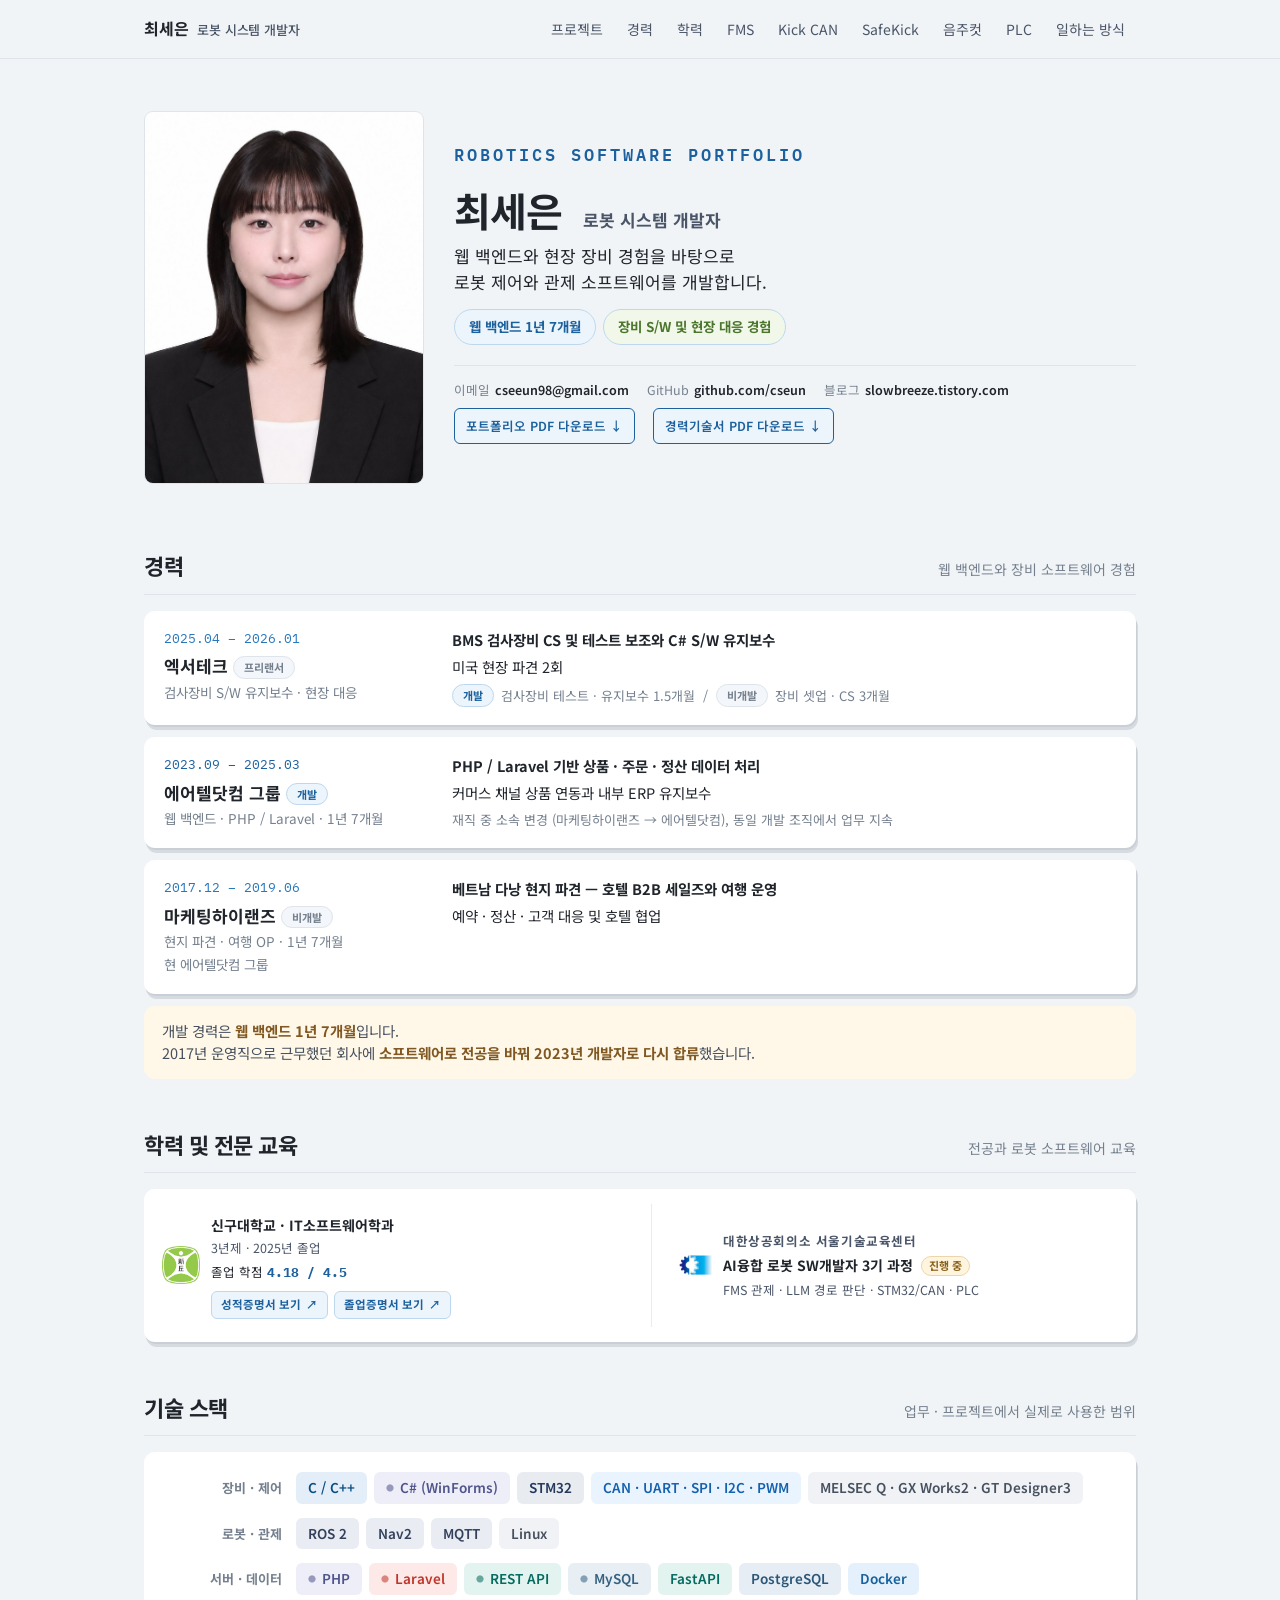
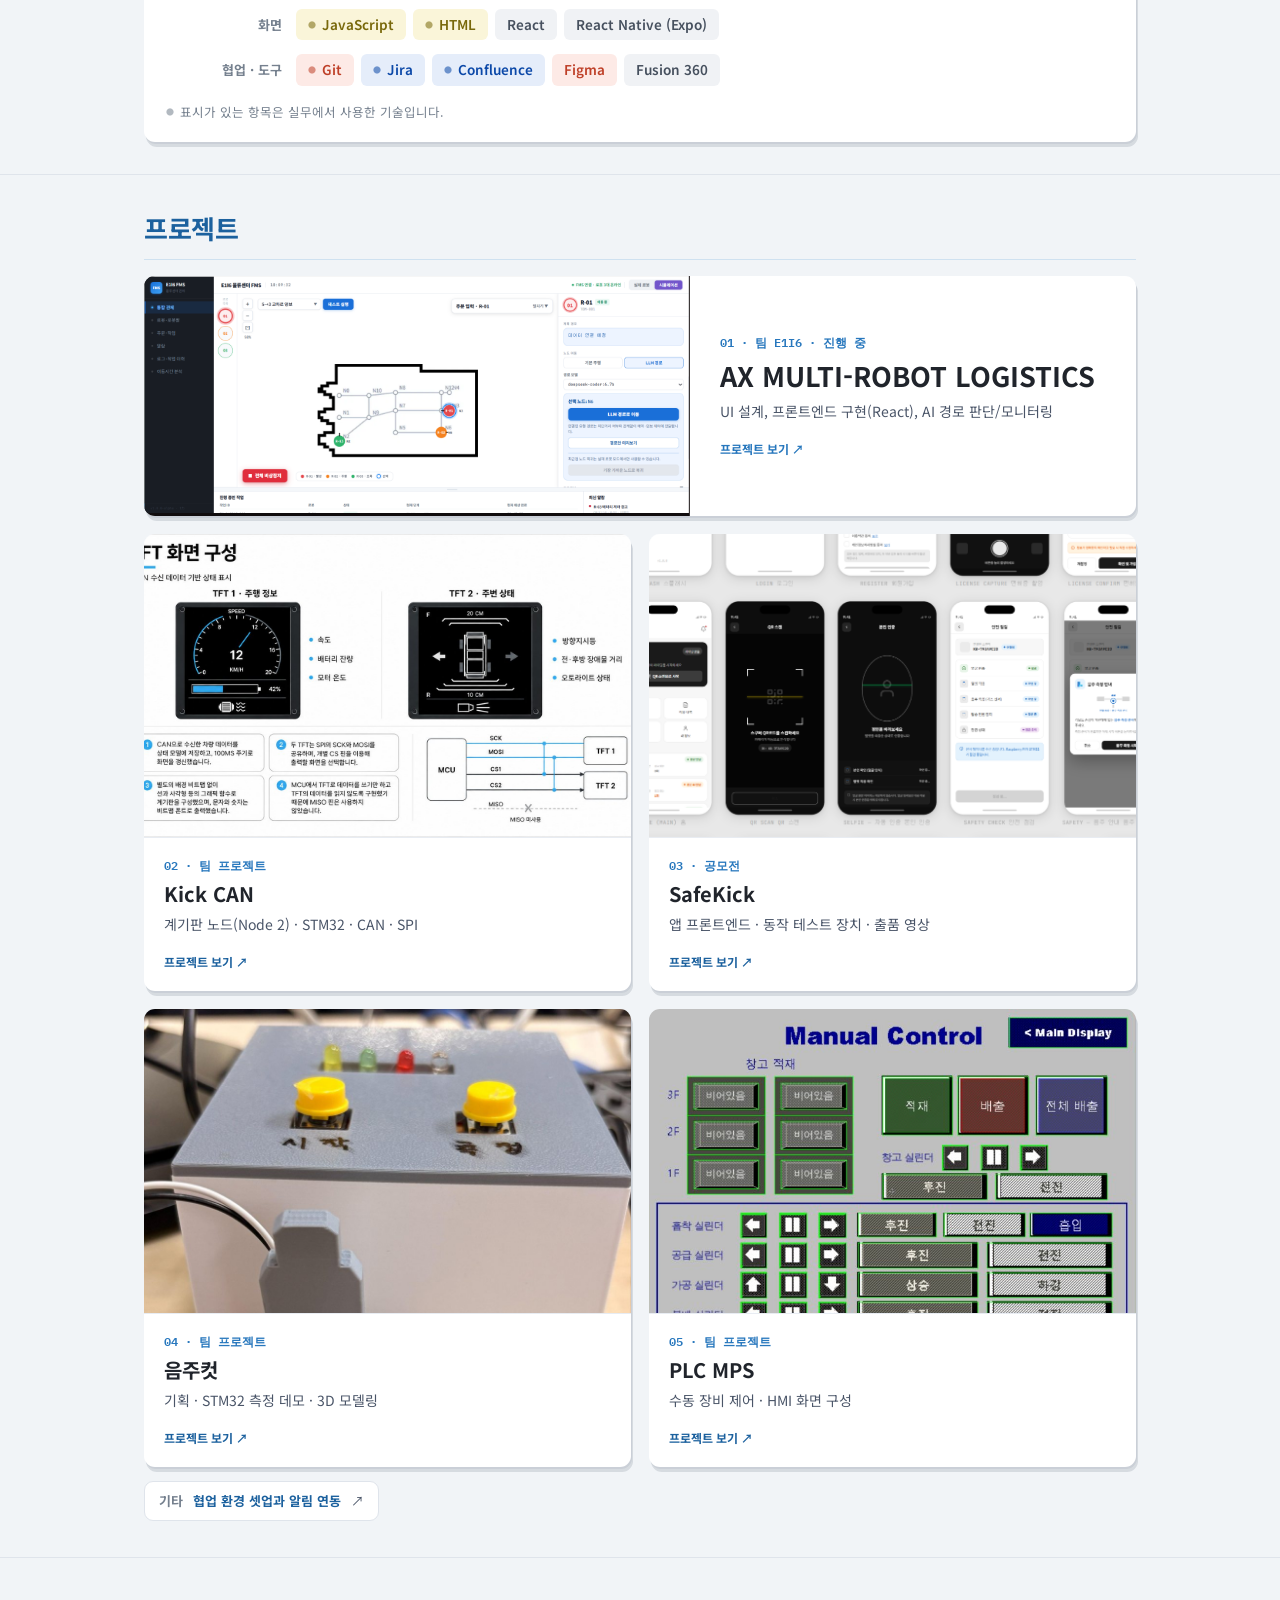
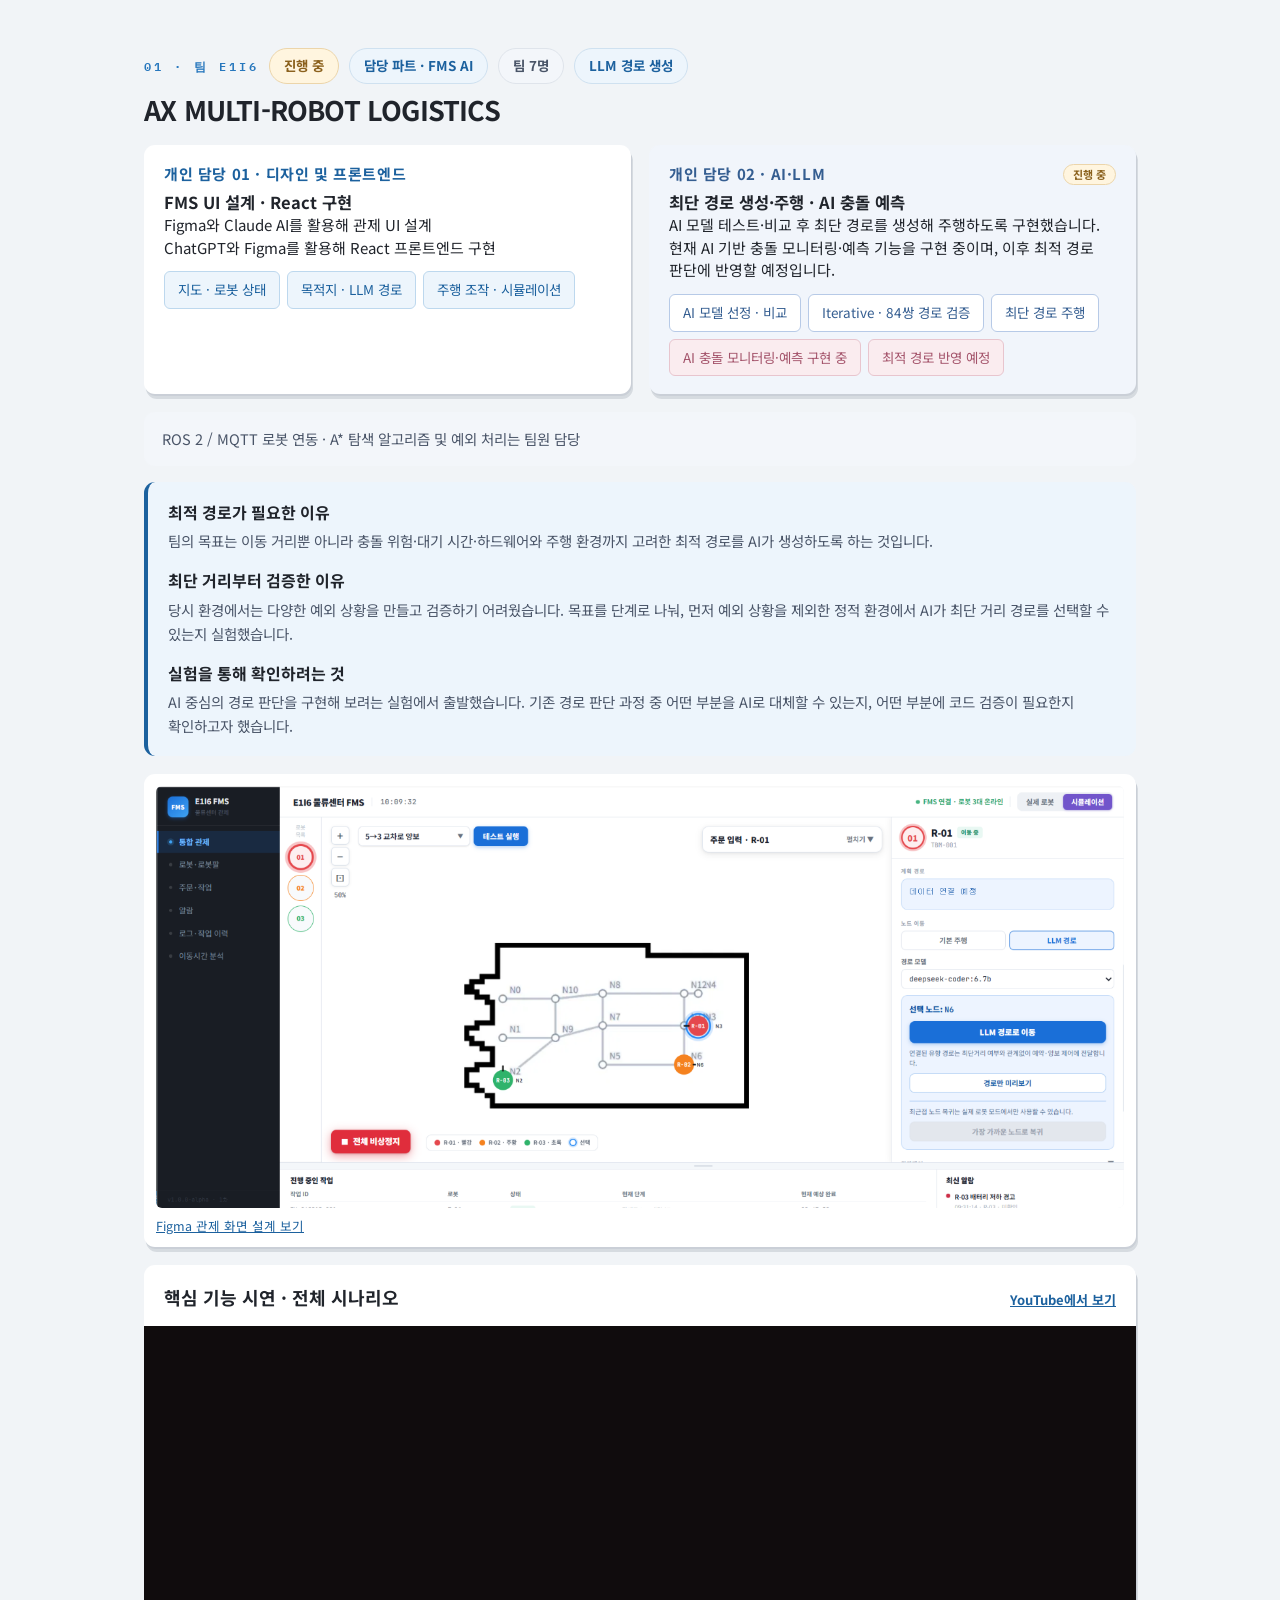
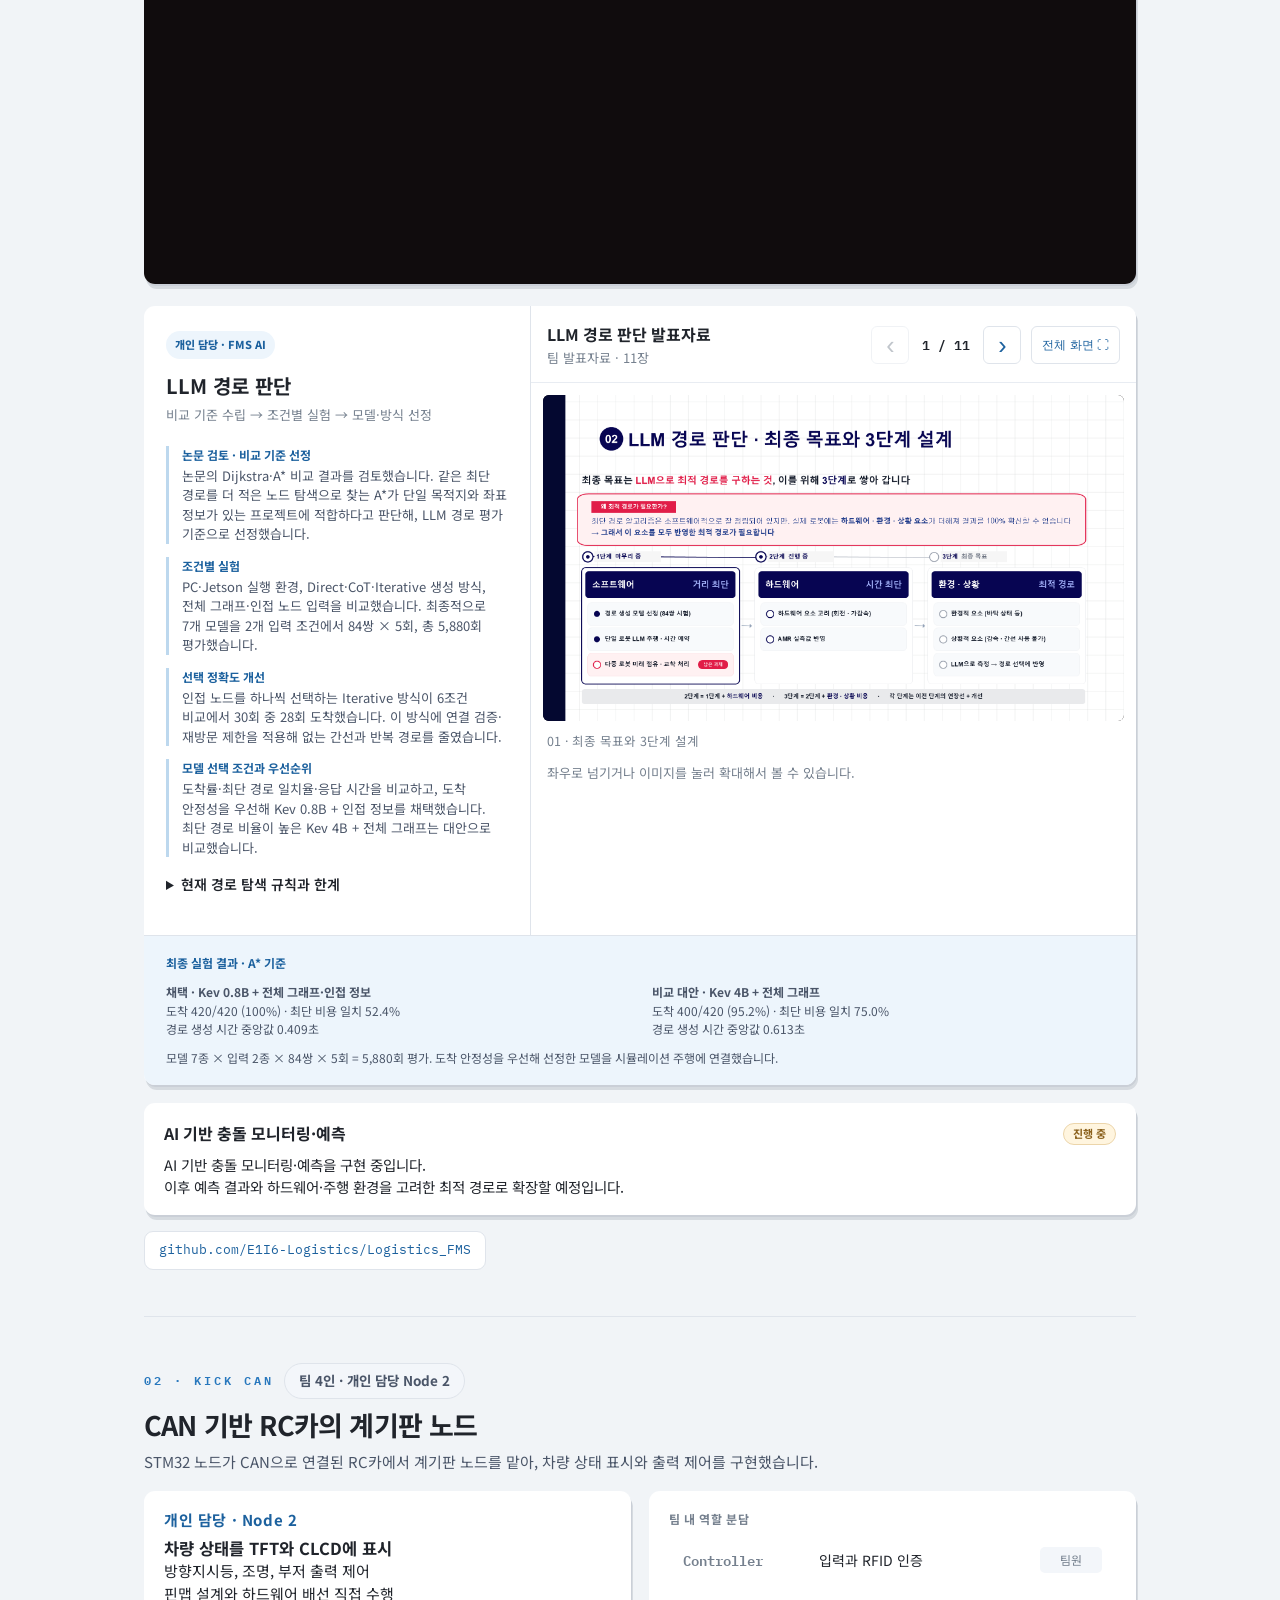
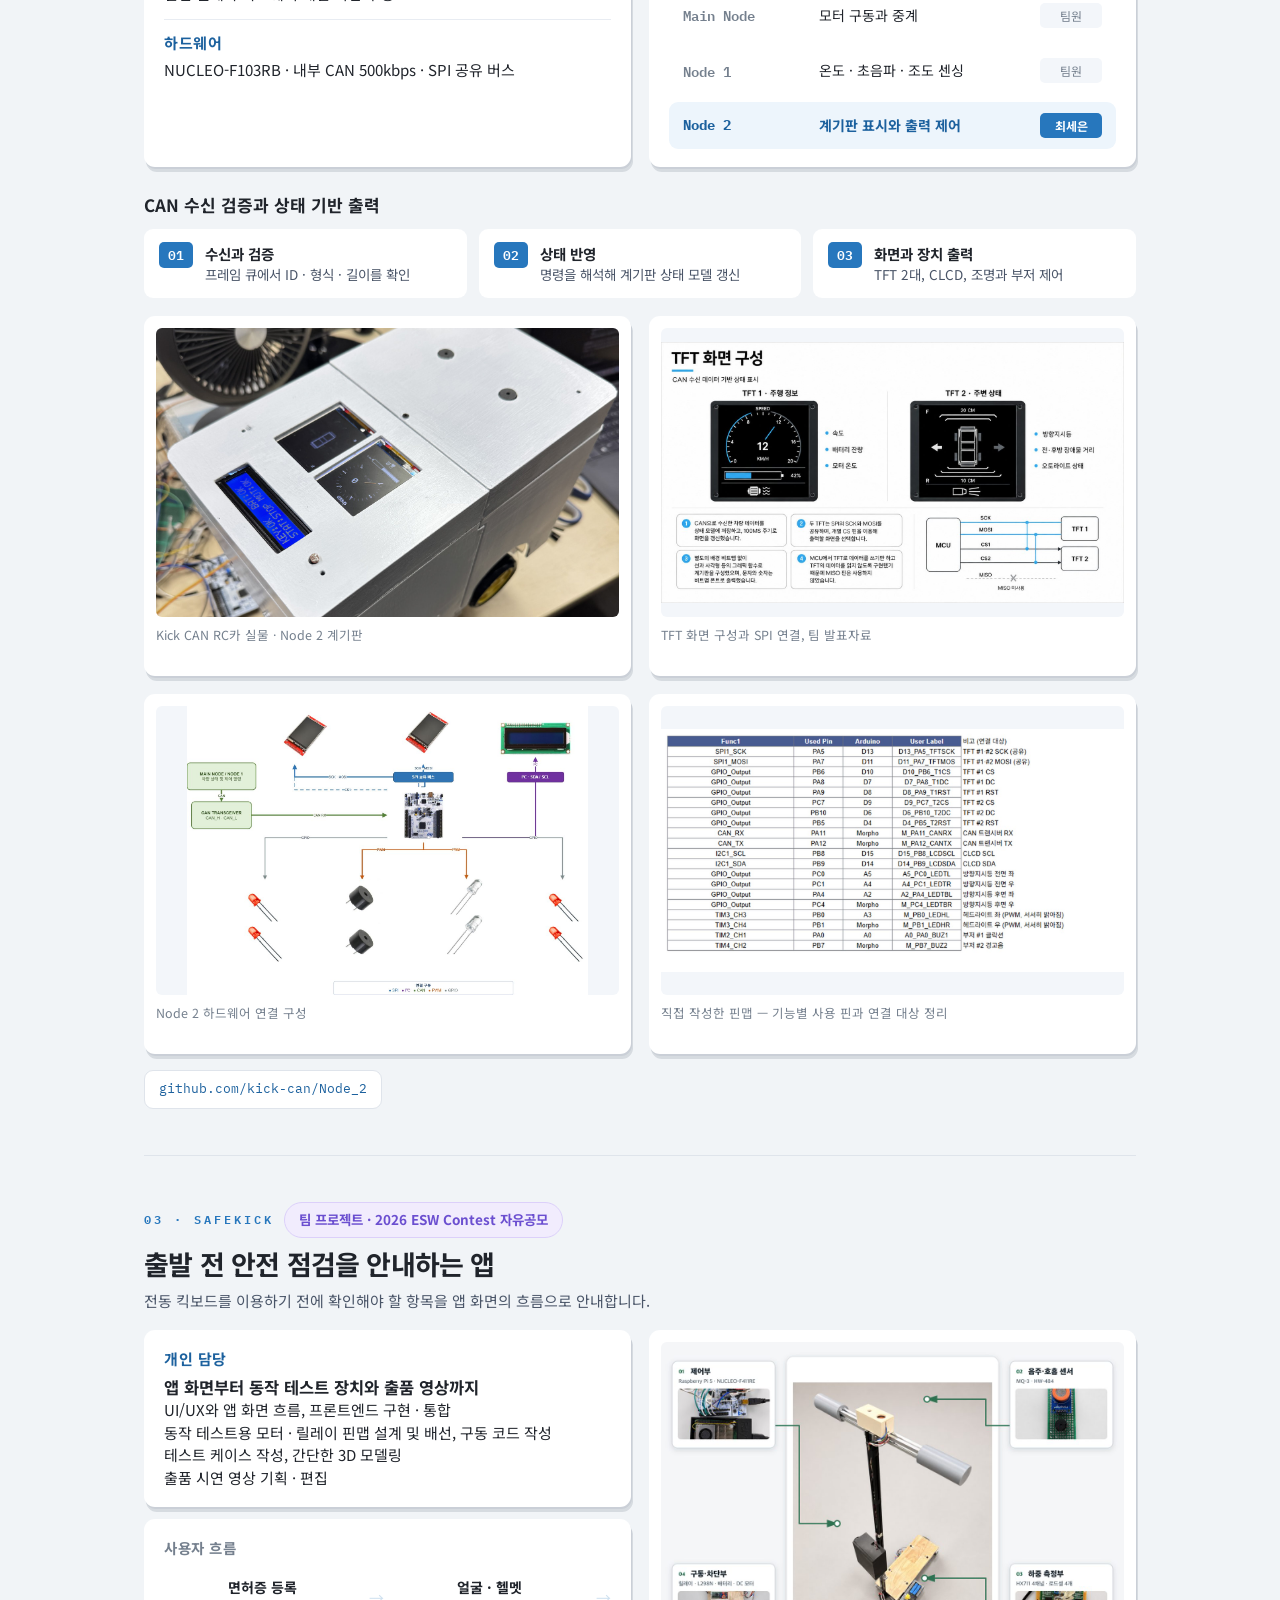
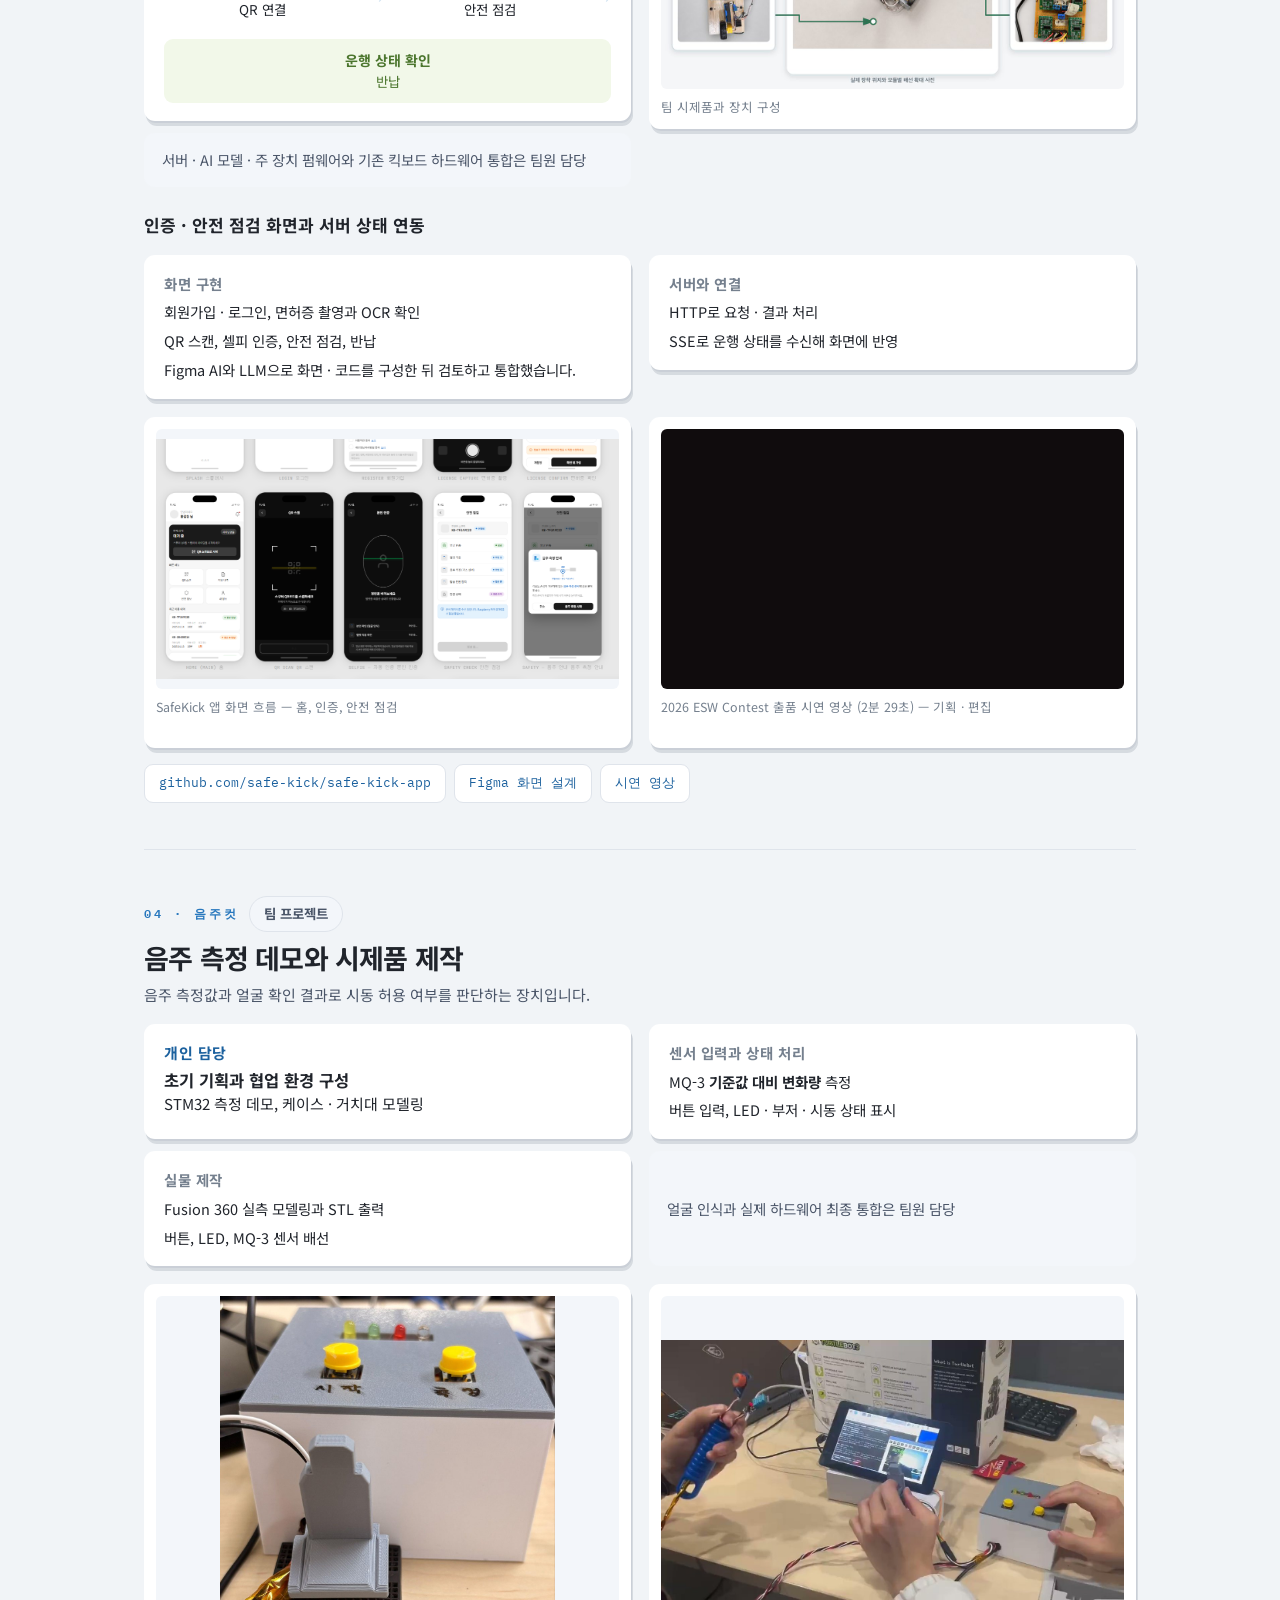
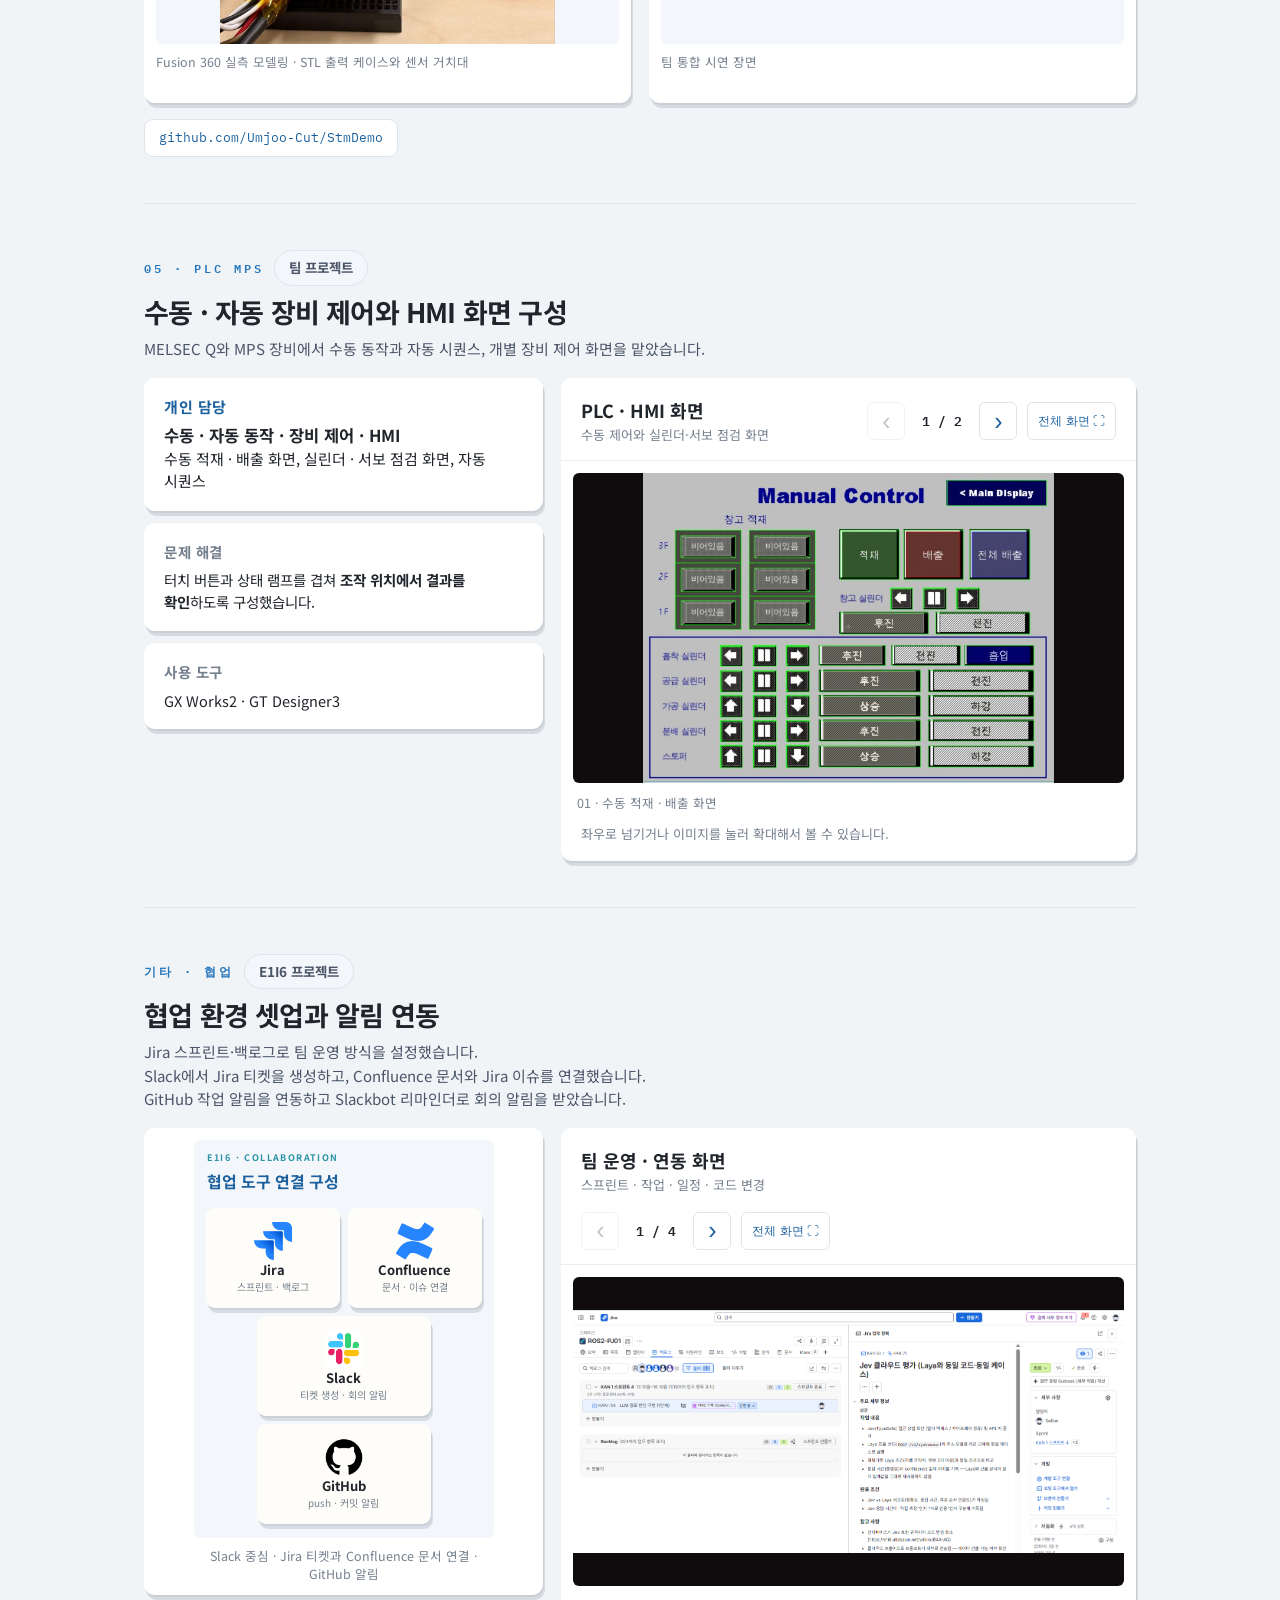
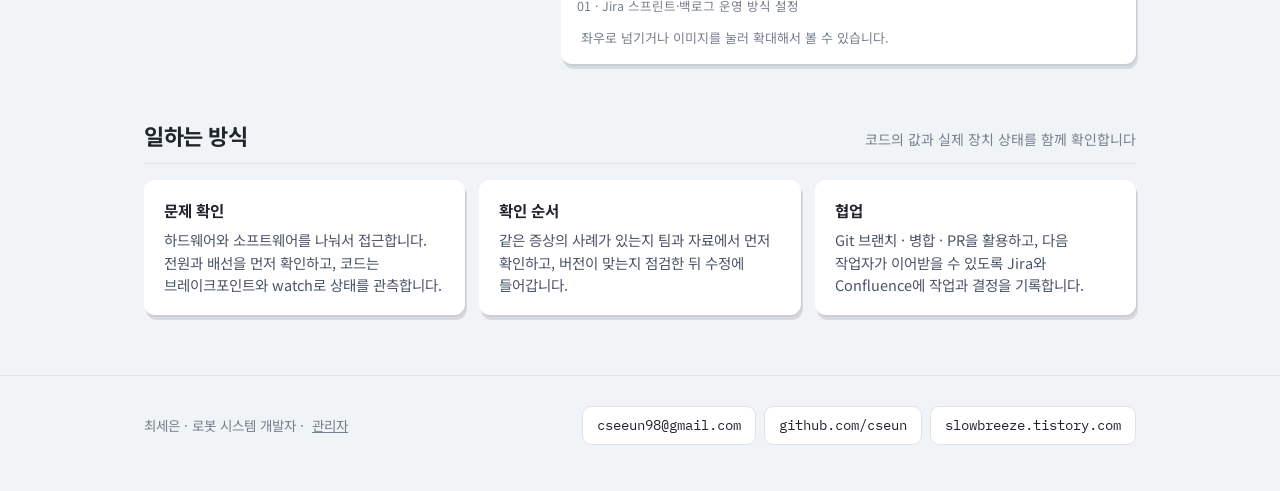
<file: index.html>
<!DOCTYPE html>
<html lang="ko">
<head>
<meta charset="utf-8">
<meta name="viewport" content="width=device-width, initial-scale=1">
<title>최세은 — 로봇 시스템 개발자 포트폴리오</title>
<meta name="description" content="웹 백엔드와 현장 장비 경험을 바탕으로 로봇 제어와 관제 소프트웨어를 개발합니다. 최세은 포트폴리오.">
<link rel="preconnect" href="https://fonts.googleapis.com">
<link rel="preconnect" href="https://fonts.gstatic.com" crossorigin>
<link href="https://fonts.googleapis.com/css2?family=IBM+Plex+Mono:wght@400;600&family=Noto+Sans+KR:wght@400;500;700;900&display=swap" rel="stylesheet">
<link rel="stylesheet" href="styles.css?v=20261023-2">
<link rel="stylesheet" id="portfolio-theme" href="theme-original.css?v=20261019-2">
<script src="community-config.js" defer></script>
<script src="community.js?v=20261023-2" defer></script>
<script src="presentation.js?v=20261021-3" defer></script>
</head>
<body>

<div class="topbar">
  <div class="wrap">
    <div class="brand">최세은 <small>로봇 시스템 개발자</small></div>
    <nav class="navlinks">
      <a href="#projects">프로젝트</a>
      <a href="#career">경력</a>
      <a href="#education">학력</a>
      <a href="#fms">FMS</a>
      <a href="#kickcan">Kick CAN</a>
      <a href="#safekick">SafeKick</a>
      <a href="#umjoo">음주컷</a>
      <a href="#plc">PLC</a>
      <a href="#method">일하는 방식</a>
    </nav>
  </div>
</div>

<header class="hero hero-plain">
  <div class="wrap">
    <div class="hero-card">
      <img class="hero-profile-photo" src="assets/profile.jpg" alt="최세은 프로필 사진" width="640" height="853">
      <div class="hero-content">
        <p class="eyebrow">ROBOTICS SOFTWARE PORTFOLIO</p>
        <h1>최세은 <span>로봇 시스템 개발자</span></h1>
        <p class="lede">웹 백엔드와 현장 장비 경험을 바탕으로<br>로봇 제어와 관제 소프트웨어를 개발합니다.</p>
        <div class="chips">
          <span class="chip blue">웹 백엔드 1년 7개월</span>
          <span class="chip green">장비 S/W 및 현장 대응 경험</span>
        </div>
        <div class="hero-links" aria-label="연락처와 프로필 링크">
          <a href="mailto:cseeun98@gmail.com"><span>이메일</span><strong>cseeun98@gmail.com</strong></a>
          <a href="https://github.com/cseun"><span>GitHub</span><strong>github.com/cseun</strong></a>
          <a href="https://slowbreeze.tistory.com"><span>블로그</span><strong>slowbreeze.tistory.com</strong></a>
          <a class="pdf-download" href="assets/choi-seeun-portfolio.pdf" download="최세은_로봇시스템개발자_포트폴리오.pdf" type="application/pdf"><strong>포트폴리오 PDF 다운로드 ↓</strong></a>
          <a class="pdf-download" href="assets/choi-seeun-career.pdf" download="경력기술서_최세은.pdf" type="application/pdf"><strong>경력기술서 PDF 다운로드 ↓</strong></a>
        </div>
      </div>
    </div>
  </div>
</header>

<section class="block" id="career">
  <div class="wrap">
    <div class="sec-head">
      <h2>경력</h2>
      <p>웹 백엔드와 장비 소프트웨어 경험</p>
    </div>
    <div class="jobs">
      <div class="job a">
        <div>
          <p class="when">2025.04 – 2026.01</p>
          <h3>엑서테크 <span class="tag-non">프리랜서</span></h3>
          <p class="role">검사장비 S/W 유지보수 · 현장 대응</p>
        </div>
        <div class="detail">
          <p><b>BMS 검사장비 CS 및 테스트 보조와 C# S/W 유지보수</b></p>
          <p>미국 현장 파견 2회</p>
          <p class="sub"><span class="tag-dev">개발</span>검사장비 테스트 · 유지보수 1.5개월 &nbsp;/&nbsp; <span class="tag-non">비개발</span>장비 셋업 · CS 3개월</p>
        </div>
      </div>
      <div class="job b">
        <div>
          <p class="when">2023.09 – 2025.03</p>
          <h3>에어텔닷컴 그룹 <span class="tag-dev">개발</span></h3>
          <p class="role">웹 백엔드 · PHP / Laravel · 1년 7개월</p>
        </div>
        <div class="detail">
          <p><b>PHP / Laravel 기반 상품 · 주문 · 정산 데이터 처리</b></p>
          <p>커머스 채널 상품 연동과 내부 ERP 유지보수</p>
          <p class="sub">재직 중 소속 변경 (마케팅하이랜즈 → 에어텔닷컴), 동일 개발 조직에서 업무 지속</p>
        </div>
      </div>
      <div class="job c">
        <div>
          <p class="when">2017.12 – 2019.06</p>
          <h3>마케팅하이랜즈 <span class="tag-non">비개발</span></h3>
          <p class="role">현지 파견 · 여행 OP · 1년 7개월</p>
          <p class="role" style="color:var(--text-dim)">현 에어텔닷컴 그룹</p>
        </div>
        <div class="detail">
          <p><b>베트남 다낭 현지 파견 — 호텔 B2B 세일즈와 여행 운영</b></p>
          <p>예약 · 정산 · 고객 대응 및 호텔 협업</p>
        </div>
      </div>
    </div>
    <div class="note">개발 경력은 <b>웹 백엔드 1년 7개월</b>입니다.<br class="desktop-sentence-break"> 2017년 운영직으로 근무했던 회사에 <b>소프트웨어로 전공을 바꿔 2023년 개발자로 다시 합류</b>했습니다.</div>
  </div>
</section>

<section class="block" id="education">
  <div class="wrap">
    <div class="sec-head">
      <h2>학력 및 전문 교육</h2>
      <p>전공과 로봇 소프트웨어 교육</p>
    </div>
    <div class="education-grid">
      <div class="education-card">
        <div class="education-entry">
          <div class="institution">
            <img class="institution-logo" src="assets/singgu-symbol.png" alt="신구대학교 로고" width="946" height="946">
            <div>
              <h3>신구대학교 · IT소프트웨어학과</h3>
              <p>3년제 · 2025년 졸업</p>
              <p class="education-gpa">졸업 학점 <strong>4.18 / 4.5</strong></p>
              <div class="education-documents" aria-label="신구대학교 증명서">
                <a href="assets/singgu-transcript-public.pdf" target="_blank" rel="noopener noreferrer" type="application/pdf">성적증명서 보기 <span aria-hidden="true">↗</span></a>
                <a href="assets/singgu-graduation-public.pdf" target="_blank" rel="noopener noreferrer" type="application/pdf">졸업증명서 보기 <span aria-hidden="true">↗</span></a>
              </div>
            </div>
          </div>
        </div>
        <div class="education-entry">
          <div class="institution">
            <img class="institution-logo kcci-logo" src="assets/kcci-symbol.png" alt="대한상공회의소 로고" width="200" height="200">
            <div>
              <p class="label">대한상공회의소 서울기술교육센터</p>
              <h3>AI융합 로봇 SW개발자 3기 과정 <span class="education-status">진행 중</span></h3>
              <p class="education-topics">FMS 관제 · LLM 경로 판단 · STM32/CAN · PLC</p>
            </div>
          </div>
        </div>
      </div>
    </div>
  </div>
</section>

<section class="block">
  <div class="wrap">
    <div class="sec-head">
      <h2>기술 스택</h2>
      <p>업무 · 프로젝트에서 실제로 사용한 범위</p>
    </div>
    <div class="stack">
      <div class="stack-row">
        <h3>장비 · 제어</h3>
        <div class="badges">
          <span class="badge b-c">C / C++</span>
          <span class="badge b-php exp">C# (WinForms)</span>
          <span class="badge b-stm">STM32</span>
          <span class="badge b-proto">CAN · UART · SPI · I2C · PWM</span>
          <span class="badge b-tool">MELSEC Q · GX Works2 · GT Designer3</span>
        </div>
      </div>
      <div class="stack-row">
        <h3>로봇 · 관제</h3>
        <div class="badges">
          <span class="badge b-ros">ROS 2</span>
          <span class="badge b-ros">Nav2</span>
          <span class="badge b-ros">MQTT</span>
          <span class="badge b-tool">Linux</span>
        </div>
      </div>
      <div class="stack-row">
        <h3>서버 · 데이터</h3>
        <div class="badges">
          <span class="badge b-php exp">PHP</span>
          <span class="badge b-lar exp">Laravel</span>
          <span class="badge b-api exp">REST API</span>
          <span class="badge b-sql exp">MySQL</span>
          <span class="badge b-api">FastAPI</span>
          <span class="badge b-pg">PostgreSQL</span>
          <span class="badge b-docker">Docker</span>
        </div>
      </div>
      <div class="stack-row">
        <h3>화면</h3>
        <div class="badges">
          <span class="badge b-js exp">JavaScript</span>
          <span class="badge b-js exp">HTML</span>
          <span class="badge b-react">React</span>
          <span class="badge b-react">React Native (Expo)</span>
        </div>
      </div>
      <div class="stack-row">
        <h3>협업 · 도구</h3>
        <div class="badges">
          <span class="badge b-git exp">Git</span>
          <span class="badge b-jira exp">Jira</span>
          <span class="badge b-jira exp">Confluence</span>
          <span class="badge b-git">Figma</span>
          <span class="badge b-tool">Fusion 360</span>
        </div>
      </div>
      <p class="stack-note">표시가 있는 항목은 실무에서 사용한 기술입니다.</p>
    </div>
  </div>
</section>

<section class="block" id="projects">
  <div class="wrap">
    <div class="sec-head">
      <h2>프로젝트</h2>
    </div>
    <div class="projgrid">
      <a class="projcard featured" href="#fms">
        <img src="assets/fms-dashboard.png" alt="E1I6 FMS 시뮬레이션 관제 화면" loading="lazy" width="1482" height="646">
        <div class="body">
          <p class="no">01 · 팀 E1I6 · 진행 중</p>
          <h3>AX MULTI-ROBOT LOGISTICS</h3>
          <p>UI 설계, 프론트엔드 구현(React), AI 경로 판단/모니터링</p>
        </div>
      </a>
      <a class="projcard" href="#kickcan">
        <img src="assets/kickcan-tft.jpg" alt="Kick CAN TFT 계기판 화면" loading="lazy" width="1400" height="788">
        <div class="body">
          <p class="no">02 · 팀 프로젝트</p>
          <h3>Kick CAN</h3>
          <p>계기판 노드(Node 2) · STM32 · CAN · SPI</p>
        </div>
      </a>
      <a class="projcard" href="#safekick">
        <img src="assets/safekick-app-flow.png" alt="SafeKick 앱 화면 흐름" loading="lazy" width="1198" height="623">
        <div class="body">
          <p class="no">03 · 공모전</p>
          <h3>SafeKick</h3>
          <p>앱 프론트엔드 · 동작 테스트 장치 · 출품 영상</p>
        </div>
      </a>
      <a class="projcard" href="#umjoo">
        <img src="assets/umjoo-case.jpg" alt="음주컷 시제품 외관" loading="lazy" width="1000" height="1034">
        <div class="body">
          <p class="no">04 · 팀 프로젝트</p>
          <h3>음주컷</h3>
          <p>기획 · STM32 측정 데모 · 3D 모델링</p>
        </div>
      </a>
      <a class="projcard" href="#plc">
        <img src="assets/plc-manual.jpg" alt="PLC Manual Control HMI 화면" loading="lazy" width="718" height="541">
        <div class="body">
          <p class="no">05 · 팀 프로젝트</p>
          <h3>PLC MPS</h3>
          <p>수동 장비 제어 · HMI 화면 구성</p>
        </div>
      </a>
    </div>
    <a class="other-project-link" href="#collaboration"><span>기타</span><strong>협업 환경 셋업과 알림 연동</strong><span aria-hidden="true">↗</span></a>
  </div>
</section>

<section class="block">
  <div class="wrap">

    <article class="proj" id="fms">
      <div class="proj-eyebrow">
        <span class="num">01 · 팀 E1I6</span>
        <span class="chip amber">진행 중</span>
        <span class="chip blue">담당 파트 · FMS AI</span>
        <span class="chip gray">팀 7명</span>
        <span class="chip blue">LLM 경로 생성</span>
      </div>
      <h2>AX MULTI-ROBOT LOGISTICS</h2>

      <div class="fms-role-grid">
        <div class="mine">
          <p class="label">개인 담당 01 · 디자인 및 프론트엔드</p>
          <p class="big">FMS UI 설계 · React 구현</p>
          <p>Figma와 Claude AI를 활용해 관제 UI 설계</p>
          <p>ChatGPT와 Figma를 활용해 React 프론트엔드 구현</p>
          <div class="pills">
            <span class="pill">지도 · 로봇 상태</span>
            <span class="pill">목적지 · LLM 경로</span>
            <span class="pill">주행 조작 · 시뮬레이션</span>
          </div>
        </div>
        <div class="mine ai">
          <div class="mine-heading">
            <p class="label">개인 담당 02 · AI·LLM</p>
            <span class="chip amber">진행 중</span>
          </div>
          <p class="big">최단 경로 생성·주행 · AI 충돌 예측</p>
          <p>AI 모델 테스트·비교 후 최단 경로를 생성해 주행하도록 구현했습니다.<br class="desktop-sentence-break"> 현재 AI 기반 충돌 모니터링·예측 기능을 구현 중이며, 이후 최적 경로 판단에 반영할 예정입니다.</p>
          <div class="pills">
            <span class="pill">AI 모델 선정 · 비교</span>
            <span class="pill">Iterative · 84쌍 경로 검증</span>
            <span class="pill">최단 경로 주행</span>
            <span class="pill planned">AI 충돌 모니터링·예측 구현 중</span>
            <span class="pill planned">최적 경로 반영 예정</span>
          </div>
        </div>
        <div class="theirs">ROS 2 / MQTT 로봇 연동 · A* 탐색 알고리즘 및 예외 처리는 팀원 담당</div>
      </div>
      <aside class="fms-purpose" aria-label="최적 경로 목표와 최단 거리 실험의 이유">
        <div><strong>최적 경로가 필요한 이유</strong><p>팀의 목표는 이동 거리뿐 아니라 충돌 위험·대기 시간·하드웨어와 주행 환경까지 고려한 최적 경로를 AI가 생성하도록 하는 것입니다.</p></div>
        <div><strong>최단 거리부터 검증한 이유</strong><p>당시 환경에서는 다양한 예외 상황을 만들고 검증하기 어려웠습니다. 목표를 단계로 나눠, 먼저 예외 상황을 제외한 정적 환경에서 AI가 최단 거리 경로를 선택할 수 있는지 실험했습니다.</p></div>
        <div><strong>실험을 통해 확인하려는 것</strong><p>AI 중심의 경로 판단을 구현해 보려는 실험에서 출발했습니다. 기존 경로 판단 과정 중 어떤 부분을 AI로 대체할 수 있는지, 어떤 부분에 코드 검증이 필요한지 확인하고자 했습니다.</p></div>
      </aside>

      <div class="fms-media-grid">
        <figure>
          <a href="https://www.figma.com/make/z7YojOyW17K9Ld52J3RrW2/E1I6---AX-Multi-Robot-Logistics-FMS-Dashboard-Wireframe" target="_blank" rel="noopener noreferrer"><img src="assets/fms-dashboard.png" alt="E1I6 FMS 시뮬레이션 — 로봇 위치, 노드 이동, LLM 경로 선택 화면" loading="lazy" width="1482" height="646"></a>
          <figcaption><a href="https://www.figma.com/make/z7YojOyW17K9Ld52J3RrW2/E1I6---AX-Multi-Robot-Logistics-FMS-Dashboard-Wireframe" target="_blank" rel="noopener noreferrer">Figma 관제 화면 설계 보기</a></figcaption>
        </figure>
        <section class="demo-video-card" aria-labelledby="fms-demo-title">
          <div class="demo-video-heading">
            <h3 id="fms-demo-title">핵심 기능 시연 · 전체 시나리오</h3>
            <a href="https://youtu.be/HqL8_q4xefw" target="_blank" rel="noopener noreferrer">YouTube에서 보기</a>
          </div>
          <div class="demo-video-frame">
            <iframe src="https://www.youtube-nocookie.com/embed/HqL8_q4xefw" title="E1I6 FMS 핵심 기능 시연 · 전체 시나리오" loading="lazy" allow="accelerometer; clipboard-write; encrypted-media; gyroscope; picture-in-picture; web-share" allowfullscreen></iframe>
          </div>
        </section>
      </div>

      <div class="presentation-card fms-presentation-card" data-presentation-carousel>
        <div class="fms-presentation-layout">
          <div class="fms-presentation-summary">
            <span class="fms-presentation-label">개인 담당 · FMS AI</span>
            <h3>LLM 경로 판단</h3>
            <p class="fms-presentation-lead">비교 기준 수립 → 조건별 실험 → 모델·방식 선정</p>
            <ul class="fms-presentation-points">
              <li><strong>논문 검토 · 비교 기준 선정</strong>논문의 Dijkstra·A* 비교 결과를 검토했습니다. 같은 최단 경로를 더 적은 노드 탐색으로 찾는 A*가 단일 목적지와 좌표 정보가 있는 프로젝트에 적합하다고 판단해, LLM 경로 평가 기준으로 선정했습니다.</li>
              <li><strong>조건별 실험</strong>PC·Jetson 실행 환경, Direct·CoT·Iterative 생성 방식, 전체 그래프·인접 노드 입력을 비교했습니다. 최종적으로 7개 모델을 2개 입력 조건에서 84쌍 × 5회, 총 5,880회 평가했습니다.</li>
              <li><strong>선택 정확도 개선</strong>인접 노드를 하나씩 선택하는 Iterative 방식이 6조건 비교에서 30회 중 28회 도착했습니다. 이 방식에 연결 검증·재방문 제한을 적용해 없는 간선과 반복 경로를 줄였습니다.</li>
              <li><strong>모델 선택 조건과 우선순위</strong>도착률·최단 경로 일치율·응답 시간을 비교하고, 도착 안정성을 우선해 Kev 0.8B + 인접 정보를 채택했습니다. 최단 경로 비율이 높은 Kev 4B + 전체 그래프는 대안으로 비교했습니다.</li>
            </ul>
            <details class="route-rules"><summary>현재 경로 탐색 규칙과 한계</summary>
              <ul><li>노드별 총 방문 횟수는 최대 2회로 제한합니다.</li><li>같은 방향성 엣지는 한 번만 사용합니다.</li><li>다음 후보를 고를 때 직전 노드를 우선 제외합니다.</li><li>후보가 없을 때만 미사용 역방향 엣지를 통한 backtrace를 허용합니다. 이때도 노드 방문 제한을 적용합니다.</li></ul>
              <p>반복 탐색 중 경로 생성에 실패할 수 있으며, 이 규칙만으로 도착이나 최단 경로를 보장하지 않습니다.</p>
            </details>
          </div>
          <div class="fms-presentation-media">
            <div class="presentation-header">
              <div>
                <h3>LLM 경로 판단 발표자료</h3>
                <p>팀 발표자료 · 11장</p>
              </div>
              <div class="presentation-controls">
                <button type="button" data-presentation-prev aria-label="이전 슬라이드" aria-controls="fms-slides" disabled>‹</button>
                <span data-presentation-count aria-live="polite">1 / 11</span>
                <button type="button" data-presentation-next aria-label="다음 슬라이드" aria-controls="fms-slides">›</button>
              </div>
            </div>
            <div class="presentation-viewport" id="fms-slides" aria-label="LLM 경로 판단 발표자료 11장" tabindex="0">
              <div class="presentation-track">
            <figure class="presentation-slide"><img src="assets/fms-presentation-01.png?v=20261021-3" alt="1장. LLM 경로 판단 최종 목표와 3단계 설계" width="1280" height="720"><figcaption>01 · 최종 목표와 3단계 설계</figcaption></figure>
            <figure class="presentation-slide"><img src="assets/fms-presentation-02.png" alt="2장. LLM 경로 판단 1단계 진행 과정" loading="lazy" width="1280" height="720"><figcaption>02 · 1단계 진행 과정</figcaption></figure>
            <figure class="presentation-slide"><img src="assets/fms-presentation-03.png?v=20261021-3" alt="3장. V1과 V2 경로 판단 기법 비교" loading="lazy" width="1280" height="720"><figcaption>03 · V1·V2 기법 비교</figcaption></figure>
            <figure class="presentation-slide"><img src="assets/fms-presentation-04.png?v=20261021-3" alt="4장. V2 최종 84쌍 시험 순위와 결론" loading="lazy" width="1280" height="720"><figcaption>04 · 84쌍 시험 결과</figcaption></figure>
            <figure class="presentation-slide"><img src="assets/fms-presentation-05.png" alt="5장. LLM 경로 판단 디버깅 과정" loading="lazy" width="1280" height="720"><figcaption>05 · 디버깅 과정</figcaption></figure>
            <figure class="presentation-slide"><img src="assets/fms-presentation-06.png?v=20261021-3" alt="6장. A* 알고리즘 채택 사유" loading="lazy" width="1280" height="720"><figcaption>06 · A* 알고리즘 채택 사유</figcaption></figure>
            <figure class="presentation-slide">
              <video controls preload="metadata" poster="assets/fms-presentation-09.png" aria-label="9장. LLM 경로 생성 및 시뮬레이션 주행 시연 영상">
                <source src="assets/fms-llm-route-demo.mp4" type="video/mp4">
                브라우저에서 이 영상을 재생할 수 없습니다.
              </video>
              <figcaption>09 · LLM 경로 생성 및 시뮬레이션 주행 시연 · <a href="assets/fms-llm-route-demo.mp4" target="_blank" rel="noopener noreferrer">영상 파일 열기</a></figcaption>
            </figure>
            <figure class="presentation-slide"><img src="assets/fms-presentation-10.png?v=20261026-a1" alt="10장. 시험에 사용한 지도와 그래프 입력" loading="lazy" width="1280" height="720"><figcaption>10 · 지도와 그래프 입력</figcaption></figure>
            <figure class="presentation-slide"><img src="assets/fms-presentation-11.png" alt="11장. V1 입력 데이터와 프롬프트" loading="lazy" width="1280" height="720"><figcaption>11 · V1 입력과 프롬프트</figcaption></figure>
            <figure class="presentation-slide"><img src="assets/fms-presentation-12.png" alt="12장. V2 여섯 조건의 입력과 프롬프트" loading="lazy" width="1280" height="720"><figcaption>12 · V2 입력과 프롬프트</figcaption></figure>
            <figure class="presentation-slide"><img src="assets/fms-presentation-13.png" alt="13장. V2 최종 다음 노드 선택 입력" loading="lazy" width="1280" height="720"><figcaption>13 · 다음 노드 선택 입력</figcaption></figure>
              </div>
            </div>
            <p class="presentation-hint">버튼 또는 좌우 스와이프로 넘길 수 있습니다.</p>

          </div>
        </div>
            <section class="fms-presentation-scope fms-final-results" aria-label="최종 실험 결과 A* 기준">
              <strong>최종 실험 결과 · A* 기준</strong>
              <p><b>채택 · Kev 0.8B + 전체 그래프·인접 정보</b><br>도착 420/420 (100%) · 최단 비용 일치 52.4%<br>경로 생성 시간 중앙값 0.409초</p>
              <p><b>비교 대안 · Kev 4B + 전체 그래프</b><br>도착 400/420 (95.2%) · 최단 비용 일치 75.0%<br>경로 생성 시간 중앙값 0.613초</p>
              <p>모델 7종 × 입력 2종 × 84쌍 × 5회 = 5,880회 평가. 도착 안정성을 우선해 선정한 모델을 시뮬레이션 주행에 연결했습니다.</p>
            </section>
      </div>
      <section class="card kv fms-ongoing" aria-labelledby="fms-ongoing-title">
        <div class="mine-heading">
          <h3 id="fms-ongoing-title">AI 기반 충돌 모니터링·예측</h3>
          <span class="chip amber">진행 중</span>
        </div>
        <p>AI 기반 충돌 모니터링·예측을 구현 중입니다.<br class="desktop-sentence-break"> 이후 예측 결과와 하드웨어·주행 환경을 고려한 최적 경로로 확장할 예정입니다.</p>
      </section>
      <a class="repo" href="https://github.com/E1I6-Logistics/Logistics_FMS">github.com/E1I6-Logistics/Logistics_FMS</a>
    </article>

    <article class="proj" id="kickcan">
      <div class="proj-eyebrow">
        <span class="num">02 · KICK CAN</span>
        <span class="chip gray">팀 4인 · 개인 담당 Node 2</span>
      </div>
      <h2>CAN 기반 RC카의 계기판 노드</h2>
      <p class="sub">STM32 노드가 CAN으로 연결된 RC카에서 계기판 노드를 맡아, 차량 상태 표시와 출력 제어를 구현했습니다.</p>

      <div class="kickcan-card-grid">
        <div class="mine">
          <p class="label">개인 담당 · Node 2</p>
          <p class="big">차량 상태를 TFT와 CLCD에 표시</p>
          <p>방향지시등, 조명, 부저 출력 제어</p>
          <p>핀맵 설계와 하드웨어 배선 직접 수행</p>
          <div class="kickcan-hardware">
            <p class="label">하드웨어</p>
            <p>NUCLEO-F103RB · 내부 CAN 500kbps · SPI 공유 버스</p>
          </div>
        </div>
        <div class="card kickcan-team-card">
          <p class="label">팀 내 역할 분담</p>
          <div class="nodetable">
            <div class="noderow"><span class="name">Controller</span><span class="desc">입력과 RFID 인증</span><span class="who">팀원</span></div>
            <div class="noderow"><span class="name">Main Node</span><span class="desc">모터 구동과 중계</span><span class="who">팀원</span></div>
            <div class="noderow"><span class="name">Node 1</span><span class="desc">온도 · 초음파 · 조도 센싱</span><span class="who">팀원</span></div>
            <div class="noderow hl"><span class="name">Node 2</span><span class="desc">계기판 표시와 출력 제어</span><span class="who">최세은</span></div>
          </div>
        </div>
      </div>

      <h3 class="proj-detail-heading standalone">CAN 수신 검증과 상태 기반 출력</h3>
      <div class="kickcan-step-grid">
        <div class="step"><span class="n">01</span><div><h4>수신과 검증</h4><p>프레임 큐에서 ID · 형식 · 길이를 확인</p></div></div>
        <div class="step"><span class="n">02</span><div><h4>상태 반영</h4><p>명령을 해석해 계기판 상태 모델 갱신</p></div></div>
        <div class="step"><span class="n">03</span><div><h4>화면과 장치 출력</h4><p>TFT 2대, CLCD, 조명과 부저 제어</p></div></div>
      </div>
      <div class="kickcan-media-grid">
        <figure>
          <a href="assets/kickcan-real-full.jpg" target="_blank" rel="noopener noreferrer"><img class="kickcan-real-photo" src="assets/kickcan-real-card.jpg" alt="Kick CAN RC카 실물 — 차체 상단의 TFT 2대와 CLCD 계기판" loading="lazy" decoding="async" width="1400" height="875"></a>
          <figcaption>Kick CAN RC카 실물 · Node 2 계기판</figcaption>
        </figure>
        <figure>
          <img src="assets/kickcan-tft.jpg" alt="Kick CAN Node 2 — TFT 1 주행 정보, TFT 2 주변 상태 화면 구성" loading="lazy" width="1400" height="788">
          <figcaption>TFT 화면 구성과 SPI 연결, 팀 발표자료</figcaption>
        </figure>
        <figure>
          <img src="assets/kickcan-wiring.jpg" alt="Node 2 하드웨어 연결 — CAN 트랜시버, SPI 공유 버스, TFT 2대, CLCD, LED, 부저" loading="lazy" width="1341" height="966">
          <figcaption>Node 2 하드웨어 연결 구성</figcaption>
        </figure>
        <figure>
          <img src="assets/kickcan-pinmap.jpg" alt="Node 2 핀맵 — SPI · CAN · I2C · GPIO · 타이머 채널별 사용 핀과 연결 대상" loading="lazy" width="1524" height="800">
          <figcaption>직접 작성한 핀맵 — 기능별 사용 핀과 연결 대상 정리</figcaption>
        </figure>
      </div>
      <a class="repo" href="https://github.com/kick-can/Node_2">github.com/kick-can/Node_2</a>
    </article>

    <article class="proj" id="safekick">
      <div class="proj-eyebrow">
        <span class="num">03 · SAFEKICK</span>
        <span class="chip purple">팀 프로젝트 · 2026 ESW Contest 자유공모</span>
      </div>
      <h2>출발 전 안전 점검을 안내하는 앱</h2>
      <p class="sub">전동 킥보드를 이용하기 전에 확인해야 할 항목을 앱 화면의 흐름으로 안내합니다.</p>

      <div class="proj-body">
        <div class="col">
          <div class="mine">
            <p class="label">개인 담당</p>
            <p class="big">앱 화면부터 동작 테스트 장치와 출품 영상까지</p>
            <p>UI/UX와 앱 화면 흐름, 프론트엔드 구현 · 통합</p>
            <p>동작 테스트용 모터 · 릴레이 핀맵 설계 및 배선, 구동 코드 작성</p>
            <p>테스트 케이스 작성, 간단한 3D 모델링</p>
            <p>출품 시연 영상 기획 · 편집</p>
          </div>
          <div class="card kv">
            <p class="label">사용자 흐름</p>
            <div class="flow">
              <div class="node"><b>면허증 등록</b>QR 연결</div>
              <span class="arrow">→</span>
              <div class="node"><b>얼굴 · 헬멧</b>안전 점검</div>
              <span class="arrow">→</span>
              <div class="node ok"><b>운행 상태 확인</b>반납</div>
            </div>
          </div>
          <div class="theirs">서버 · AI 모델 · 주 장치 펌웨어와 기존 킥보드 하드웨어 통합은 팀원 담당</div>
        </div>
        <div class="col">
          <figure>
            <img src="assets/safekick-modules.jpg" alt="SafeKick 실물 — 제어부, 음주 · 호흡 센서, 하중 측정부, 구동 · 차단부 모듈 배치" loading="lazy" width="1152" height="864">
            <figcaption>팀 시제품과 장치 구성</figcaption>
          </figure>
        </div>
      </div>

      <h3 class="proj-detail-heading standalone">인증 · 안전 점검 화면과 서버 상태 연동</h3>
      <div class="proj-body">
        <div class="col">
          <div class="card kv">
            <p class="label">화면 구현</p>
            <p>회원가입 · 로그인, 면허증 촬영과 OCR 확인</p>
            <p>QR 스캔, 셀피 인증, 안전 점검, 반납</p>
            <p>Figma AI와 LLM으로 화면 · 코드를 구성한 뒤 검토하고 통합했습니다.</p>
          </div>
        </div>
        <div class="col">
          <div class="card kv">
            <p class="label">서버와 연결</p>
            <p>HTTP로 요청 · 결과 처리</p>
            <p>SSE로 운행 상태를 수신해 화면에 반영</p>
          </div>
        </div>
      </div>
      <div class="safekick-media">
        <figure>
          <img src="assets/safekick-app-flow.png" alt="SafeKick 앱 화면 — 홈, QR 스캔, 본인 인증, 안전 점검과 음주 측정 안내" loading="lazy" width="1198" height="623">
          <figcaption>SafeKick 앱 화면 흐름 — 홈, 인증, 안전 점검</figcaption>
        </figure>
        <figure>
          <div class="safekick-video-frame">
            <iframe src="https://www.youtube-nocookie.com/embed/aibkoaQ87P8" title="SAFE-KICK 시연 영상" loading="lazy" allow="accelerometer; clipboard-write; encrypted-media; picture-in-picture" allowfullscreen></iframe>
          </div>
          <figcaption>2026 ESW Contest 출품 시연 영상 (2분 29초) — 기획 · 편집</figcaption>
        </figure>
      </div>
      <div style="display:flex;flex-wrap:wrap;gap:8px">
        <a class="repo" href="https://github.com/safe-kick/safe-kick-app">github.com/safe-kick/safe-kick-app</a>
        <a class="repo" href="https://www.figma.com/make/Bp7wW7srjsIBAeTyVK3pve/Electric-Scooter-Safety-App-Wireframe">Figma 화면 설계</a>
        <a class="repo" href="https://youtu.be/aibkoaQ87P8">시연 영상</a>
      </div>
    </article>

    <article class="proj" id="umjoo">
      <div class="proj-eyebrow">
        <span class="num">04 · 음주컷</span>
        <span class="chip gray">팀 프로젝트</span>
      </div>
      <h2>음주 측정 데모와 시제품 제작</h2>
      <p class="sub">음주 측정값과 얼굴 확인 결과로 시동 허용 여부를 판단하는 장치입니다.</p>

      <div class="umjoo-cards">
        <div class="mine">
          <p class="label">개인 담당</p>
          <p class="big">초기 기획과 협업 환경 구성</p>
          <p>STM32 측정 데모, 케이스 · 거치대 모델링</p>
        </div>
        <div class="card kv">
          <p class="label">센서 입력과 상태 처리</p>
          <p>MQ-3 <b>기준값 대비 변화량</b> 측정</p>
          <p>버튼 입력, LED · 부저 · 시동 상태 표시</p>
        </div>
        <div class="card kv">
          <p class="label">실물 제작</p>
          <p>Fusion 360 실측 모델링과 STL 출력</p>
          <p>버튼, LED, MQ-3 센서 배선</p>
        </div>
        <div class="theirs">얼굴 인식과 실제 하드웨어 최종 통합은 팀원 담당</div>
      </div>

      <div class="safekick-media umjoo-media">
        <figure>
          <img src="assets/umjoo-case.jpg" alt="음주컷 시제품 외관 — 3D 출력 케이스, 상태 LED, 시작 · 출력 버튼, MQ-3 센서 거치대" loading="lazy" width="1000" height="1034">
          <figcaption>Fusion 360 실측 모델링 · STL 출력 케이스와 센서 거치대</figcaption>
        </figure>
        <figure>
          <img src="assets/umjoo-demo.jpg" alt="음주컷 시연 — MQ-3 센서 입력과 얼굴 인식 화면, 제어 박스 조작" loading="lazy" width="1200" height="675">
          <figcaption>팀 통합 시연 장면</figcaption>
        </figure>
      </div>
      <a class="repo" href="https://github.com/Umjoo-Cut/StmDemo">github.com/Umjoo-Cut/StmDemo</a>
    </article>

    <article class="proj" id="plc">
      <div class="proj-eyebrow">
        <span class="num">05 · PLC MPS</span>
        <span class="chip gray">팀 프로젝트</span>
      </div>
      <h2>수동 · 자동 장비 제어와 HMI 화면 구성</h2>
      <p class="sub">MELSEC Q와 MPS 장비에서 수동 동작과 자동 시퀀스, 개별 장비 제어 화면을 맡았습니다.</p>

      <div class="proj-body plc-body">
        <div class="col">
          <div class="mine">
            <p class="label">개인 담당</p>
            <p class="big">수동 · 자동 동작 · 장비 제어 · HMI</p>
            <p>수동 적재 · 배출 화면, 실린더 · 서보 점검 화면, 자동 시퀀스</p>
          </div>
          <div class="card kv">
            <p class="label">문제 해결</p>
            <p>터치 버튼과 상태 램프를 겹쳐 <b>조작 위치에서 결과를 확인</b>하도록 구성했습니다.</p>
          </div>
          <div class="card kv">
            <p class="label">사용 도구</p>
            <p>GX Works2 · GT Designer3</p>
          </div>
        </div>
        <div class="presentation-card plc-carousel" data-presentation-carousel>
          <div class="presentation-header">
            <div>
              <h3>PLC · HMI 화면</h3>
              <p>수동 제어와 실린더·서보 점검 화면</p>
            </div>
            <div class="presentation-controls">
              <button type="button" data-presentation-prev aria-label="이전 PLC 화면" aria-controls="plc-slides" disabled>‹</button>
              <span data-presentation-count aria-live="polite">1 / 2</span>
              <button type="button" data-presentation-next aria-label="다음 PLC 화면" aria-controls="plc-slides">›</button>
            </div>
          </div>
          <div class="presentation-viewport" id="plc-slides" aria-label="PLC HMI 화면 2장" tabindex="0">
            <div class="presentation-track">
              <figure class="presentation-slide"><img src="assets/plc-manual.jpg" alt="Manual Control 화면 — 창고 적재 · 배출, 실린더와 스토퍼 조작" loading="lazy" width="718" height="541"><figcaption>01 · 수동 적재 · 배출 화면</figcaption></figure>
              <figure class="presentation-slide"><img src="assets/plc-servo.jpg" alt="Servo Control 화면 — 원점 복귀, 위치 티칭, JOG 속도 설정, 에러 표시" loading="lazy" width="721" height="545"><figcaption>02 · 실린더 · 서보 점검 화면</figcaption></figure>
            </div>
          </div>
          <p class="presentation-hint">버튼 또는 좌우 스와이프로 넘길 수 있습니다.</p>
        </div>
      </div>
    </article>

    <article class="proj" id="collaboration">
      <div class="proj-eyebrow">
        <span class="num">기타 · 협업</span>
        <span class="chip gray">E1I6 프로젝트</span>
      </div>
      <h2>협업 환경 셋업과 알림 연동</h2>
      <p class="sub">Jira 스프린트·백로그로 팀 운영 방식을 설정했습니다.<br class="desktop-sentence-break"> Slack에서 Jira 티켓을 생성하고, Confluence 문서와 Jira 이슈를 연결했습니다.<br class="desktop-sentence-break"> GitHub 작업 알림을 연동하고 Slackbot 리마인더로 회의 알림을 받았습니다.</p>
      <div class="collaboration-layout">
        <figure class="collaboration-overview">
          <div class="collaboration-diagram" role="group" aria-label="Slack을 중심으로 Jira, Confluence, GitHub를 연결한 협업 구성도">
            <p class="collaboration-diagram-kicker">E1I6 · COLLABORATION</p>
            <h3>협업 도구 연결 구성</h3>
            <div class="collaboration-node collaboration-node-jira">
              <img src="assets/jira-mark.png" alt="" loading="lazy" width="58" height="58">
              <strong>Jira</strong>
              <span>스프린트 · 백로그</span>
            </div>
            <div class="collaboration-node collaboration-node-confluence">
              <img src="assets/confluence-mark.png" alt="" loading="lazy" width="58" height="58">
              <strong>Confluence</strong>
              <span>문서 · 이슈 연결</span>
            </div>
            <div class="collaboration-node collaboration-node-slack">
              <img src="assets/slack-mark.png" alt="" loading="lazy" width="72" height="72">
              <strong>Slack</strong>
              <span>티켓 생성 · 회의 알림</span>
            </div>
            <div class="collaboration-node collaboration-node-github">
              <img src="assets/github-mark.png" alt="" loading="lazy" width="58" height="58">
              <strong>GitHub</strong>
              <span>push · 커밋 알림</span>
            </div>
          </div>
          <figcaption>Slack 중심 · Jira 티켓과 Confluence 문서 연결 · GitHub 알림</figcaption>
        </figure>
        <div class="presentation-card collaboration-card" data-presentation-carousel>
        <div class="presentation-header">
          <div class="collaboration-heading">
            <div><h3>팀 운영 · 연동 화면</h3><p>스프린트 · 작업 · 일정 · 코드 변경</p></div>
          </div>
          <div class="presentation-controls">
            <button type="button" data-presentation-prev aria-label="이전 협업 화면" aria-controls="collaboration-slides" disabled>‹</button>
            <span data-presentation-count aria-live="polite">1 / 4</span>
            <button type="button" data-presentation-next aria-label="다음 협업 화면" aria-controls="collaboration-slides">›</button>
          </div>
        </div>
        <div class="presentation-viewport" id="collaboration-slides" aria-label="협업 환경 구성 화면 4장" tabindex="0">
          <div class="presentation-track">
            <figure class="presentation-slide"><img src="assets/collab-jira-backlog.png" alt="Jira ROS2-PJ01 프로젝트의 스프린트와 백로그 및 이슈 상세 화면" width="1437" height="632" loading="lazy"><figcaption>01 · Jira 스프린트·백로그 운영 방식 설정</figcaption></figure>
            <figure class="presentation-slide"><img src="assets/collab-jira-slack.png" alt="Slack ros2-issue 채널에 Jira 작업 생성과 상태 변경 알림이 표시된 화면" width="1350" height="625" loading="lazy"><figcaption>02 · Jira 작업 생성·상태 변경 알림을 Slack 채널에 연결</figcaption></figure>
            <figure class="presentation-slide"><img src="assets/collab-schedule-slack.png" alt="Slack ros2-schedule 채널의 일일 계획과 Slackbot 회의 리마인더" width="1178" height="626" loading="lazy"><figcaption>03 · 일정 공유와 Slackbot 일일 리마인더 설정</figcaption></figure>
            <figure class="presentation-slide"><img src="assets/collab-github-slack.png" alt="Slack fms-git 채널에 GitHub push와 커밋 내용 알림이 표시된 화면" width="1212" height="622" loading="lazy"><figcaption>04 · GitHub push·커밋 알림을 Slack 채널에 연결</figcaption></figure>
          </div>
        </div>
        <p class="presentation-hint">버튼 또는 좌우 스와이프로 넘길 수 있습니다.</p>
        </div>
      </div>
    </article>

  </div>
</section>

<section class="block" id="method">
  <div class="wrap">
    <div class="sec-head">
      <h2>일하는 방식</h2>
      <p>코드의 값과 실제 장치 상태를 함께 확인합니다</p>
    </div>
    <div class="method">
      <div class="card">
        <h3>문제 확인</h3>
        <p>하드웨어와 소프트웨어를 나눠서 접근합니다.<br class="desktop-sentence-break"> 전원과 배선을 먼저 확인하고, 코드는 브레이크포인트와 watch로 상태를 관측합니다.</p>
      </div>
      <div class="card">
        <h3>확인 순서</h3>
        <p>같은 증상의 사례가 있는지 팀과 자료에서 먼저 확인하고, 버전이 맞는지 점검한 뒤 수정에 들어갑니다.</p>
      </div>
      <div class="card">
        <h3>협업</h3>
        <p>Git 브랜치 · 병합 · PR을 활용하고, 다음 작업자가 이어받을 수 있도록 Jira와 Confluence에 작업과 결정을 기록합니다.</p>
      </div>
    </div>

  </div>
</section>

<dialog id="admin-dialog" class="community-dialog"><button type="button" id="admin-close" aria-label="관리자 창 닫기">닫기 ×</button><h2>관리자 방문 통계</h2>
<form id="admin-login"><label for="admin-password">관리자 비밀번호</label><input id="admin-password" type="password" required autocomplete="current-password"><button type="submit">통계 확인</button></form>
<p id="admin-status" role="status"></p><div id="admin-stats" hidden></div><button id="admin-logout" type="button" hidden>로그아웃</button></dialog>

<footer class="site">
  <div class="wrap inner">
    <p>최세은 · 로봇 시스템 개발자 · <button id="admin-open" class="admin-link" type="button">관리자</button></p>
    <div class="factlist" style="margin:0">
      <a class="fact" href="mailto:cseeun98@gmail.com"><span class="mono">cseeun98@gmail.com</span></a>
      <a class="fact" href="https://github.com/cseun"><span class="mono">github.com/cseun</span></a>
      <a class="fact" href="https://slowbreeze.tistory.com"><span class="mono">slowbreeze.tistory.com</span></a>
    </div>
  </div>
</footer>

</body>
</html>
</file>
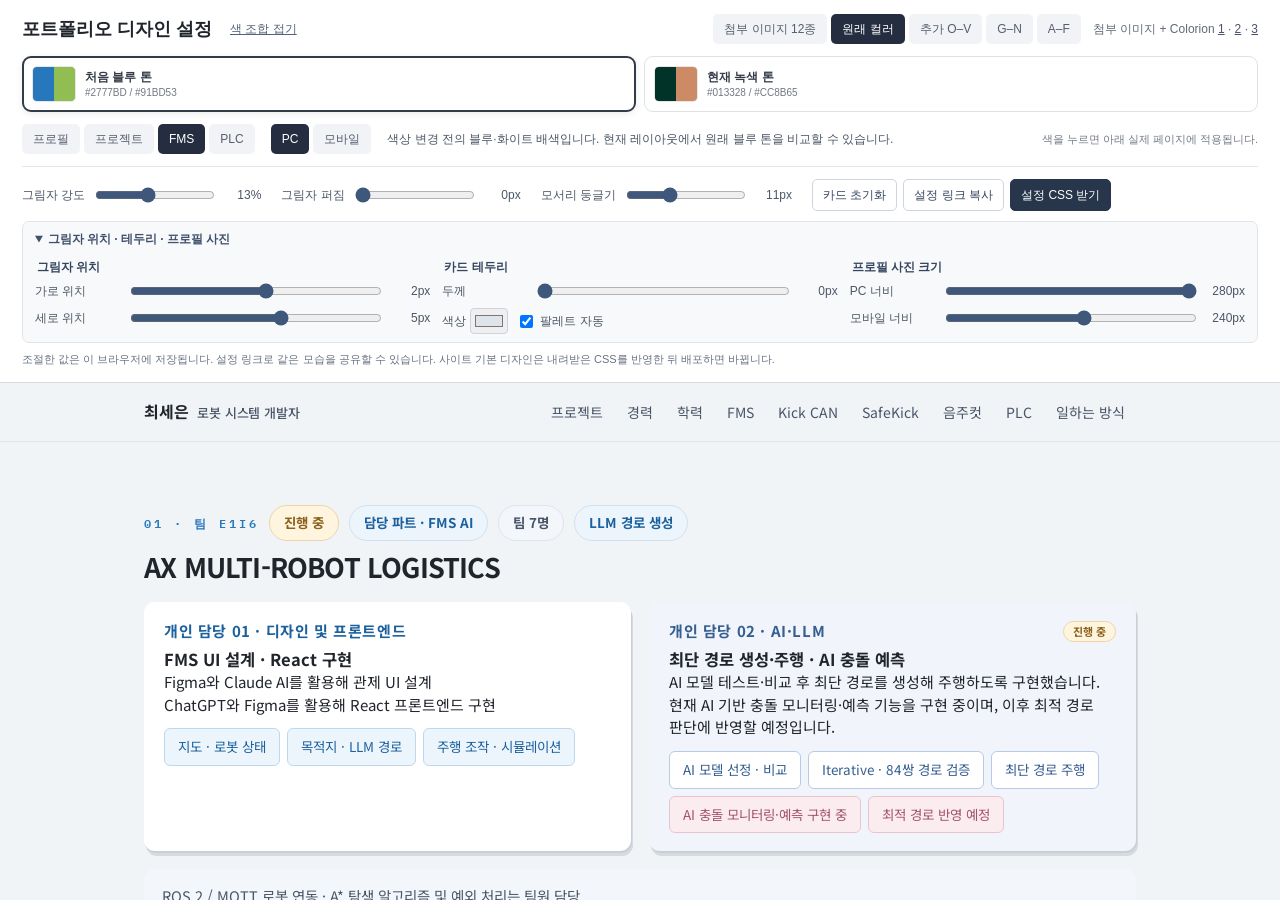
<file: style-lab.html>
<!DOCTYPE html>
<html lang="ko">
<head>
<meta charset="utf-8">
<meta name="viewport" content="width=device-width, initial-scale=1">
<title>최세은 포트폴리오 · 디자인 설정</title>
<style>
*{box-sizing:border-box}body{margin:0;background:#e9e9ed;color:#20242b;font:14px/1.5 -apple-system,"Malgun Gothic",sans-serif}button,a{font:inherit}button{cursor:pointer}button:focus-visible,a:focus-visible{outline:3px solid #6a75c8;outline-offset:3px}.toolbar{background:#fff;border-bottom:1px solid #d7d9df;padding:14px 22px;position:relative;z-index:1}.heading{display:flex;align-items:center;justify-content:space-between;gap:12px;flex-wrap:wrap;margin-bottom:12px}.heading h1{font-size:18px;margin:0}.heading p{margin:0;color:#626975;font-size:12px}.heading a{color:#48536d}.palettes{display:grid;grid-template-columns:repeat(7,minmax(0,1fr));gap:8px}.palette{display:flex;text-align:left;align-items:center;gap:9px;padding:9px;border:1px solid #dfe1e7;border-radius:9px;background:#fff;color:#343b48;min-width:0}.palette[aria-pressed=true]{border:2px solid #343b48;padding:8px;box-shadow:0 2px 7px #17203916}.swatch{display:flex;flex:none;width:32px;height:36px;overflow:hidden;border-radius:5px;border:1px solid #00000018}.swatch i{width:50%;height:100%}.palette strong{display:block;font-size:12px}.palette small{display:block;color:#717784;font-size:10px;line-height:1.4}.controls{display:flex;align-items:center;gap:16px;flex-wrap:wrap;margin-top:12px}.segments{display:flex;gap:4px}.segments button{padding:5px 10px;background:#f2f3f6;border:1px solid transparent;border-radius:5px;color:#555e6d;font-size:12px}.segments button[aria-pressed=true]{background:#252e40;color:#fff}.opinion{flex:1;min-width:220px;color:#4c5666;font-size:12px;margin:0}.stage{height:calc(100dvh - var(--toolbar-height,200px));min-height:400px;display:flex;justify-content:center;overflow:hidden;background:#dfe1e6;padding:0}.stage.mobile{padding:12px}.stage iframe{width:100%;height:100%;border:0;background:white}.stage.mobile iframe{width:390px;max-width:100%;border-radius:14px;box-shadow:0 4px 20px #0002}.notice{color:#737a86;font-size:11px;white-space:nowrap}@media(max-width:1100px){.palettes{grid-template-columns:repeat(4,minmax(0,1fr))}.palette small{font-size:9px}.toolbar{padding:12px}}@media(max-width:620px){.palettes{display:flex;overflow-x:auto;padding-bottom:5px}.palette{flex:0 0 148px}.heading h1{font-size:16px}.controls{gap:8px}.opinion{flex-basis:100%;order:3}.notice{display:none}.segments button{padding:5px 8px}.heading p{font-size:11px}}
.palettes{grid-template-columns:repeat(auto-fit,minmax(180px,1fr))}.palette[hidden]{display:none}.collections{margin-left:auto;flex-wrap:wrap}.palette .new-label{color:#6f51a5;font-weight:700}.swatch{width:44px}.swatch i{flex:1;min-width:0}.palette small{overflow-wrap:anywhere}
.card-settings{display:flex;align-items:center;flex-wrap:wrap;gap:12px 20px;margin-top:12px;padding-top:12px;border-top:1px solid #e4e6ec}.range-setting{display:grid;grid-template-columns:auto 120px 40px;gap:8px;align-items:center;font-size:12px;color:#4c5666}.range-setting input{width:120px;accent-color:#40577c;cursor:pointer}.range-setting output{font-variant-numeric:tabular-nums;text-align:right}.settings-actions{display:flex;gap:6px;flex-wrap:wrap}.settings-actions button{border:1px solid #cfd5df;border-radius:5px;background:#fff;color:#35445d;padding:6px 10px;font-size:12px}.settings-actions .download{background:#27364b;color:#fff;border-color:#27364b}.settings-help{margin:8px 0 0;color:#687382;font-size:11px}.settings-status{font-size:12px;color:#35445d;min-height:18px}.fold-palettes{border:0;background:none;color:#52627a;text-decoration:underline;cursor:pointer;font-size:12px}.toolbar.collapsed .palettes,.toolbar.collapsed .collections{display:none}@media(max-width:620px){.range-setting{grid-template-columns:88px minmax(90px,1fr) 40px;width:100%}.range-setting input{width:100%}.card-settings{gap:8px}.settings-help{line-height:1.5}}
.advanced-settings{margin-top:10px;border:1px solid #e1e5eb;border-radius:7px;background:#f8f9fb;padding:8px 12px}.advanced-settings summary{cursor:pointer;color:#40516b;font-size:12px;font-weight:700}.advanced-grid{display:grid;grid-template-columns:repeat(3,minmax(0,1fr));gap:12px;margin-top:10px}.advanced-grid fieldset{margin:0;min-width:0;border:0;padding:0;display:grid;align-content:start;gap:7px}.advanced-grid legend{font-size:12px;font-weight:700;color:#34465f;margin-bottom:5px}.advanced-grid .range-setting{grid-template-columns:85px minmax(70px,1fr) 42px}.advanced-grid .range-setting input{width:100%}.color-setting{display:flex;gap:8px;align-items:center;font-size:12px;color:#4c5666}.color-setting input[type=color]{width:38px;height:26px;padding:2px;border:1px solid #ccd3de;border-radius:4px}.color-setting label{display:flex;align-items:center;gap:4px}@media(max-width:850px){.advanced-grid{grid-template-columns:1fr}.advanced-grid .range-setting{width:100%}}
</style>
</head>
<body>
<header class="toolbar">
  <div class="heading">
    <h1>포트폴리오 디자인 설정</h1>
    <button class="fold-palettes" type="button" aria-expanded="true">색 조합 접기</button>
    <div class="segments collections" aria-label="색 조합 모음">
      <button data-collection="images">첨부 이미지 12종</button>
      <button data-collection="originals">원래 컬러</button>
      <button data-collection="more">추가 O–V</button>
      <button data-collection="new">G–N</button>
      <button data-collection="existing">A–F</button>
    </div>
    <p>첨부 이미지 + Colorion <a href="https://2colors.colorion.co/" target="_blank" rel="noopener noreferrer">1</a> · <a href="https://2colors.colorion.co/page/2" target="_blank" rel="noopener noreferrer">2</a> · <a href="https://2colors.colorion.co/page/3" target="_blank" rel="noopener noreferrer">3</a></p>
  </div>
  <div class="palettes" aria-label="색 조합 선택"></div>
  <div class="controls">
    <nav class="segments sections" aria-label="확인할 화면">
      <button data-section="top">프로필</button>
      <button data-section="projects">프로젝트</button>
      <button data-section="fms">FMS</button>
      <button data-section="plc">PLC</button>
    </nav>
    <div class="segments devices" aria-label="화면 너비">
      <button data-device="desktop" aria-pressed="true">PC</button>
      <button data-device="mobile" aria-pressed="false">모바일</button>
    </div>
    <p class="opinion" aria-live="polite"></p>
    <span class="notice">색을 누르면 아래 실제 페이지에 적용됩니다.</span>
  </div>
  <div class="card-settings" aria-label="카드 디자인 조절">
    <label class="range-setting" for="shadow-strength">그림자 강도<input id="shadow-strength" type="range" min="0" max="30" step="1" value="12"><output for="shadow-strength">12%</output></label>
    <label class="range-setting" for="shadow-blur">그림자 퍼짐<input id="shadow-blur" type="range" min="0" max="48" step="1" value="18"><output for="shadow-blur">18px</output></label>
    <label class="range-setting" for="card-radius">모서리 둥글기<input id="card-radius" type="range" min="0" max="32" step="1" value="12"><output for="card-radius">12px</output></label>
    <div class="settings-actions">
      <button type="button" id="reset-cards">카드 초기화</button>
      <button type="button" id="copy-settings">설정 링크 복사</button>
      <button type="button" class="download" id="download-theme">설정 CSS 받기</button>
    </div>
    <span class="settings-status" role="status"></span>
  </div>
  <details class="advanced-settings" open>
    <summary>그림자 위치 · 테두리 · 프로필 사진</summary>
    <div class="advanced-grid">
      <fieldset><legend>그림자 위치</legend>
        <label class="range-setting" for="shadow-x">가로 위치<input id="shadow-x" type="range" min="-24" max="24" value="0"><output for="shadow-x">0px</output></label>
        <label class="range-setting" for="shadow-y">세로 위치<input id="shadow-y" type="range" min="-24" max="24" value="6"><output for="shadow-y">6px</output></label>
      </fieldset>
      <fieldset><legend>카드 테두리</legend>
        <label class="range-setting" for="border-width">두께<input id="border-width" type="range" min="0" max="5" value="1"><output for="border-width">1px</output></label>
        <div class="color-setting"><label for="border-color">색상 <input id="border-color" type="color" value="#dfe4eb"></label><label><input id="border-auto" type="checkbox" checked>팔레트 자동</label></div>
      </fieldset>
      <fieldset><legend>프로필 사진 크기</legend>
        <label class="range-setting" for="profile-size">PC 너비<input id="profile-size" type="range" min="90" max="280" value="190"><output for="profile-size">190px</output></label>
        <label class="range-setting" for="profile-mobile">모바일 너비<input id="profile-mobile" type="range" min="140" max="320" value="240"><output for="profile-mobile">240px</output></label>
      </fieldset>
    </div>
  </details>
  <p class="settings-help">조절한 값은 이 브라우저에 저장됩니다. 설정 링크로 같은 모습을 공유할 수 있습니다. 사이트 기본 디자인은 내려받은 CSS를 반영한 뒤 배포하면 바뀝니다.</p>
</header>
<main class="stage"><iframe title="현재 포트폴리오 색 조합 미리보기"></iframe></main>
<script>
'use strict';
const themes = [
  {id:'a',name:'A · 네이비 & 핑크',primary:'#333D79',accent:'#FAEBEF',recommend:'1순위',opinion:'추천 1순위 · 네이비로 화면을 정돈하고 옅은 핑크로 카드에 온기를 줍니다. 로봇 관제 화면과 문서가 차분하게 보입니다.'},
  {id:'b',name:'B · 블루 & 골드',primary:'#00539C',accent:'#FFD662',recommend:'2순위',opinion:'추천 2순위 · 기술 포트폴리오에 익숙한 블루에 골드로 포인트를 줍니다. 제목과 진행 상태를 눈에 띄게 하기 좋습니다.'},
  {id:'c',name:'C · 포레스트 & 옐로',primary:'#2C5F2D',accent:'#FFE77A',opinion:'녹색 계열을 유지하며 더 밝게 · 기존 녹색 안보다 산뜻합니다. 노란색은 진행 중 표시와 버튼에 집중했습니다.'},
  {id:'d',name:'D · 딥 퍼플 & 샌드',primary:'#343148',accent:'#D7C49E',opinion:'정제된 인상 · 짙은 보라와 샌드 조합입니다. 프로젝트 사진이 많은 화면에서 차분하게 배경을 잡아줍니다.'},
  {id:'e',name:'E · 브라운 & 크림',primary:'#755139',accent:'#F2EDD7',opinion:'따뜻한 인상 · 장비 실물과 제작 사진에 잘 어울립니다. 기술 중심의 선명한 인상은 A나 B가 더 강합니다.'},
  {id:'f',name:'F · 차콜 & 에메랄드',primary:'#101820',accent:'#1A7A4C',opinion:'단단한 인상 · 차콜을 중심으로 에메랄드를 사용합니다. 앱 화면과 관제 대시보드가 많은 포트폴리오에 어울립니다.'},
  {id:'g',fresh:true,name:'G · 슬레이트 & 미스트',primary:'#50586C',accent:'#DCE2F0',recommend:'추천',opinion:'새 후보 추천 · 푸른 회색과 연한 미스트 조합입니다. 강한 원색 없이 기술 문서와 화면 캡처를 차분하게 받쳐줍니다.'},
  {id:'h',fresh:true,name:'H · 로즈 브라운 & 아이보리',primary:'#815854',accent:'#F9EBDE',recommend:'따뜻한 톤 추천',opinion:'E 브라운이 마음에 들었다면 이 조합도 추천합니다. 붉은 기가 도는 브라운과 아이보리가 기존 E보다 부드러운 인상을 줍니다.'},
  {id:'i',fresh:true,name:'I · 미드나잇 & 민트',primary:'#00203F',accent:'#ADEFD1',recommend:'추천',opinion:'선명한 기술 포트폴리오 · 짙은 네이비와 민트 조합입니다. FMS와 React 화면을 강조하면서 녹색 포인트도 살릴 수 있습니다.'},
  {id:'j',fresh:true,name:'J · 퍼플 & 코랄',primary:'#5F4B8B',accent:'#E69A8D',opinion:'개성이 있는 조합 · 퍼플과 차분한 코랄입니다. 프론트엔드와 UI 디자인 담당을 조금 더 강조하고 싶을 때 어울립니다.'},
  {id:'k',fresh:true,name:'K · 그레이 & 라임',primary:'#606060',accent:'#D6ED17',opinion:'활기 있는 조합 · 중간 회색에 라임을 더했습니다. 진행 상태와 프로젝트 이동 버튼이 또렷해지는 방향입니다.'},
  {id:'l',fresh:true,name:'L · 그래파이트 & 코랄',primary:'#2D2926',accent:'#ED6F63',opinion:'따뜻하고 선명한 조합 · 거의 검정에 가까운 그래파이트와 코랄입니다. 프로젝트 제목과 개인 담당 카드를 강조하기 좋습니다.'},
  {id:'m',fresh:true,name:'M · 코발트 & 아이스 블루',primary:'#0063B2',accent:'#9CC3D5',opinion:'시원한 조합 · 코발트와 연한 블루입니다. 관제 소프트웨어와 하드웨어 프로젝트를 같은 계열로 정돈할 수 있습니다.'},
  {id:'n',fresh:true,name:'N · 플럼 & 실버 그레이',primary:'#603F83',accent:'#C7D3D4',opinion:'차분한 개성 · 짙은 플럼과 은은한 회색입니다. 핑크나 코랄의 따뜻한 포인트 없이 보라 계열을 비교할 수 있습니다.'},
  {id:'o',collection:'more',name:'O · 딥 틸 & 바닐라',primary:'#02343F',accent:'#F0EDCC',recommend:'추천',opinion:'이번 추가안 추천 · 녹색과 파랑 사이의 딥 틸에 바닐라를 더했습니다. 관제 화면의 선명함과 실물 사진의 따뜻한 느낌을 함께 살립니다.'},
  {id:'p',collection:'more',name:'P · 오버진 & 세이지',primary:'#331B3F',accent:'#ACC7B4',recommend:'개성 있는 추천',opinion:'독특하지만 차분한 조합 · 짙은 가지색과 회색빛 세이지입니다. 기존 보라·핑크 조합보다 차분하고 녹색 포인트가 돋보입니다.'},
  {id:'q',collection:'more',name:'Q · 버건디 & 살구',primary:'#A4193D',accent:'#FFDFB9',opinion:'강한 인상 · 버건디와 연한 살구 조합입니다. 프로젝트 제목과 상단 프로필의 존재감을 크게 만들고 싶을 때 비교해 보세요.'},
  {id:'r',collection:'more',name:'R · 올리브 & 오커',primary:'#616247',accent:'#DAA03D',opinion:'장비 사진에 어울리는 조합 · 회색빛 올리브와 황토색 오커입니다. 따뜻한 작업실 사진과 하드웨어 제작 과정을 자연스럽게 연결합니다.'},
  {id:'s',collection:'more',name:'S · 잉크 블루 & 머스터드',primary:'#1E4174',accent:'#DDA94B',opinion:'B 블루·골드보다 차분한 조합 · 파랑과 노랑의 채도를 조금 낮춘 느낌입니다. 기술 포트폴리오의 선명함을 유지하면서 부드럽게 정돈합니다.'},
  {id:'t',collection:'more',name:'T · 스틸 블루 & 실버',primary:'#195190',accent:'#A2A2A1',opinion:'중립적인 기술 이미지 · 스틸 블루와 실버 조합입니다. 따뜻한 배색보다 소프트웨어·장비 개발 중심의 인상을 원할 때 어울립니다.'},
  {id:'u',collection:'more',name:'U · 카본 & 앰버',primary:'#101820',accent:'#F2AA4C',recommend:'강조형 추천',opinion:'프로젝트 강조에 좋은 조합 · 카본과 앰버입니다. F의 초록 포인트 대신 따뜻한 주황을 사용해 진행 상태와 주요 작업을 또렷하게 보여줍니다.'},
  {id:'v',collection:'more',name:'V · 블랙 & 화이트',primary:'#000000',accent:'#FFFFFF',opinion:'색을 최소화한 조합 · 검정과 흰색으로 사진과 화면 캡처 자체에 집중합니다. 포인트 색이 부담스럽다면 다른 후보의 비교 기준으로도 좋습니다.'},
  {id:'original-blue',collection:'originals',name:'처음 블루 톤',primary:'#2777BD',accent:'#91BD53',legacy:true,opinion:'색상 변경 전의 블루·화이트 배색입니다. 현재 레이아웃에서 원래 블루 톤을 비교할 수 있습니다.'},
  {id:'original',collection:'originals',name:'현재 녹색 톤',primary:'#013328',accent:'#CC8B65',passThrough:true,opinion:'현재 저장된 녹색·베이지·코랄 배색입니다. 원래 블루 톤과 함께 비교할 수 있습니다.'},
  {id:'img1',collection:'images',name:'사진 1 · 블루 & 로즈',primary:'#113062',secondary:'#004594',accent:'#FFAEAF',strong:'#B14156',colors:['#4A66A4','#004594','#113062','#FFAEAF','#E27686','#B14156'],opinion:'사진 1에서 추출 · 네이비와 로열 블루로 제목·관제를 정돈하고, 연한 핑크는 AI 카드에, 짙은 로즈는 예정 태그에 사용했습니다.'},
  {id:'img2',collection:'images',name:'사진 2 · 라벤더',primary:'#7164B4',secondary:'#8F9FE4',accent:'#BCA5D4',light:'#EFE2FA',colors:['#EFE2FA','#BCA5D4','#BACBFE','#7164B4','#8F9FE4'],opinion:'사진 2의 표기 색상 사용 · 라벤더와 페리윙클을 카드·태그에 나눴습니다. 전체가 연해지지 않도록 제목은 진한 보라로 잡았습니다.'},
  {id:'img3',collection:'images',name:'사진 3 · 블루 & 포레스트',primary:'#0E1D25',secondary:'#3C82A1',accent:'#9FC5A8',strong:'#0F7B5D',light:'#B8D1DD',colors:['#B8D1DD','#3C82A1','#0E1D25','#9FC5A8','#0F7B5D','#003D2D'],recommend:'추천',opinion:'사진 3의 RGB 값 사용 · 관제와 UI에는 블루를, AI와 진행 상태에는 포레스트 그린을 배치했습니다. 이번 이미지 후보 중 기술 포트폴리오에 가장 추천합니다.'},
  {id:'img4a',collection:'images',name:'모음 1 · 블루 & 모브',primary:'#4E6F9A',secondary:'#D181C0',accent:'#FFC2F1',light:'#BCAFA9',colors:['#4E6F9A','#7299C4','#D181C0','#FFC2F1','#BCAFA9'],opinion:'사진 4 · 좌상단 인테리어 팔레트. 차분한 블루에 모브와 연한 핑크를 더해 UI·AI 담당 카드를 구분했습니다.'},
  {id:'img4b',collection:'images',name:'모음 2 · 오렌지 & 아쿠아',primary:'#34B5DD',secondary:'#F35410',accent:'#FC7E10',light:'#FBD3AF',colors:['#FBD3AF','#FC7E10','#F35410','#34B5DD','#90D7ED'],opinion:'사진 4 · 상단 가운데 고양이 팔레트. 아쿠아와 오렌지를 나눠 썼습니다. 읽기 쉬운 제목과 메뉴를 위해 아쿠아를 어둡게 조정했습니다.'},
  {id:'img4c',collection:'images',name:'모음 3 · 블루 & 선플라워',primary:'#4E86B7',secondary:'#959D6C',accent:'#FCCD4B',light:'#F9E292',colors:['#8BBCE4','#4E86B7','#FCCD4B','#F9E292','#959D6C'],opinion:'사진 4 · 우상단 꽃 팔레트. 블루 바탕에 노란 포인트와 올리브 카드 강조를 더했습니다. 제목에는 읽기 편한 진한 블루를 사용했습니다.'},
  {id:'img4d',collection:'images',name:'모음 4 · 미드나잇 블루',primary:'#0A1F54',secondary:'#2C4CA1',accent:'#7DA0FA',light:'#4A75DE',colors:['#7DA0FA','#4A75DE','#2C4CA1','#0A1F54','#000000'],opinion:'사진 4 · 가운데 왼쪽 도시 팔레트. 여러 깊이의 블루와 검정으로 통일해 FMS와 장비 화면에 집중하도록 했습니다.'},
  {id:'img4e',collection:'images',name:'모음 5 · 커피 & 터쿼이즈',primary:'#784C3F',secondary:'#1A81AC',accent:'#69C6E7',light:'#CB9A89',colors:['#1A81AC','#26A1CD','#69C6E7','#CB9A89','#784C3F'],recommend:'추천',opinion:'사진 4 · 가운데 커피 팔레트. 브라운 메뉴와 터쿼이즈 AI 카드로 따뜻함과 기술적인 느낌을 함께 살렸습니다.'},
  {id:'img4f',collection:'images',name:'모음 6 · 일렉트릭 퍼플',primary:'#6D37AF',secondary:'#204BD5',accent:'#B081E9',light:'#D3D7E2',colors:['#D3D7E2','#204BD5','#3898E5','#B081E9','#6D37AF'],opinion:'사진 4 · 가운데 오른쪽 네온 팔레트. 코발트·보라·라일락으로 화면 구현과 AI 담당을 선명하게 구분했습니다.'},
  {id:'img4g',collection:'images',name:'모음 7 · 포레스트 & 워터',primary:'#2D7A8E',secondary:'#408846',accent:'#9FE173',light:'#6CCAD4',colors:['#408846','#57AB5D','#9FE173','#6CCAD4','#2D7A8E'],opinion:'사진 4 · 좌하단 숲 팔레트. 녹색과 청록을 함께 사용한 밝은 배색입니다. 초록 포인트를 원할 때 비교해 보세요.'},
  {id:'img4h',collection:'images',name:'모음 8 · 세일링 블루',primary:'#4C6B9A',secondary:'#6189BA',accent:'#A8C1EA',light:'#CFCBC8',colors:['#4C6B9A','#6189BA','#A8C1EA','#FFFFFF','#CFCBC8'],recommend:'추천',opinion:'사진 4 · 하단 가운데 요트 팔레트. 차분한 블루와 흰색·회색 중심이라 프로젝트 캡처가 돋보이는 안정적인 선택입니다.'},
  {id:'img4i',collection:'images',name:'모음 9 · 크리스털 블루',primary:'#2B6EC9',secondary:'#2591DC',accent:'#79E1FA',light:'#B0EBF9',colors:['#2B6EC9','#2591DC','#4AB9F1','#79E1FA','#B0EBF9'],opinion:'사진 4 · 우하단 크리스털 팔레트. 파랑에서 시안으로 이어지는 시원한 배색입니다. 밝고 선명한 관제 포트폴리오 느낌입니다.'}
];
const paletteList=document.querySelector('.palettes');
const frame=document.querySelector('iframe');
const stage=document.querySelector('.stage');
const params=new URLSearchParams(location.search);
const storageKey='portfolio-style-lab-v1';
let stored={};try{stored=JSON.parse(localStorage.getItem(storageKey)||'{}')||{};}catch{}
const candidate=params.get('palette')||stored.palette;
let current=themes.some(t=>t.id===candidate)?candidate:'original-blue';
function groupOf(theme){return theme?.collection||(theme?.fresh?'new':'existing');}
let collection=groupOf(themes.find(t=>t.id===current));
let section=['top','projects','fms','plc'].includes(params.get('section')||stored.section)?(params.get('section')||stored.section):'fms';
let device=(params.get('device')||stored.device)==='mobile'?'mobile':'desktop';
const cardDefaults={shadow:13,blur:0,radius:11,x:2,y:5,border:0,borderColor:'#dfe4eb',borderAuto:true,photo:280,photoMobile:240};
function setting(key,max,min=0){const raw=params.get(key)??stored[key]??cardDefaults[key];const n=Number(raw);return Number.isFinite(n)?Math.round(Math.min(max,Math.max(min,n))):cardDefaults[key];}
const colorCandidate=params.get('borderColor')??stored.borderColor??cardDefaults.borderColor;
let cardSettings={shadow:setting('shadow',30),blur:setting('blur',48),radius:setting('radius',32),x:setting('x',24,-24),y:setting('y',24,-24),border:setting('border',5),borderColor:/^#[a-f\d]{6}$/i.test(colorCandidate)?colorCandidate:cardDefaults.borderColor,borderAuto:String(params.get('borderAuto')??stored.borderAuto??true)!=='false',photo:setting('photo',280,90),photoMobile:setting('photoMobile',320,140)};
const rangeControls=[['shadow-strength','shadow','%'],['shadow-blur','blur','px'],['card-radius','radius','px'],['shadow-x','x','px'],['shadow-y','y','px'],['border-width','border','px'],['profile-size','photo','px'],['profile-mobile','photoMobile','px']];
let ready=false;
function rgb(hex){return hex.match(/[a-f\d]{2}/gi).map(n=>parseInt(n,16));}
function mix(a,b,w){return '#'+rgb(a).map((v,i)=>Math.round(v*(1-w)+rgb(b)[i]*w).toString(16).padStart(2,'0')).join('');}
function lum(hex){return rgb(hex).map(v=>{v/=255;return v<=.04045?v/12.92:((v+.055)/1.055)**2.4;}).reduce((s,v,i)=>s+v*[.2126,.7152,.0722][i],0);}
function ratio(a,b){const x=lum(a),y=lum(b);return(Math.max(x,y)+.05)/(Math.min(x,y)+.05);}
function ink(bg){return ratio(bg,'#101820')>=ratio(bg,'#ffffff')?'#101820':'#ffffff';}
function readable(color){let result=color;while(ratio(result,'#ffffff')<4.5)result=mix(result,'#000000',.08);return result;}
function themeCss(t){
  const p=readable(t.primary),a=t.accent,soft=mix(p,'#ffffff',.93),line=mix(p,'#ffffff',.78),bg=mix(t.light||a,'#ffffff',.88),muted=mix(a,'#ffffff',.70),accentInk=ink(a),onDark=ratio(p,a)>=4.5?a:mix(a,'#ffffff',.65);
  let css=`:root{--bg:${bg};--surface:#fff;--surface-muted:${muted};--line:${mix(p,'#ffffff',.85)};--line-soft:${mix(p,'#ffffff',.93)};--text:#18202b;--text-mid:#46505e;--text-dim:#667180;--primary:${p};--primary-ink:${p};--primary-soft:${soft};--primary-line:${line};--cyan:${a};--cyan-ink:${p};--success:${p};--success-ink:${p};--success-soft:${soft};--warning-ink:${p};--warning-soft:${muted};--danger-ink:${p};--danger-soft:${muted};--purple-ink:${p};--purple-soft:${muted};--shadow:0 4px 16px ${p}12}
  .topbar{background:${p};border-bottom-color:${p}}.brand{color:#fff}.brand small,.navlinks a{color:${mix(p,'#ffffff',.88)}}.navlinks a:hover,.navlinks a:focus-visible{background:${a};color:${accentInk}}
  .hero-card{background:${p};border-color:${p};color:#fff}.hero .eyebrow{color:${onDark}}.hero h1 span{color:${mix(p,'#ffffff',.86)}}.hero-links a{color:#fff}.hero-links span{color:${mix(p,'#ffffff',.75)}}.hero-links a:hover strong{color:${onDark}}.hero .chip.blue{background:#ffffff18;border-color:#ffffff66;color:#fff}.hero .chip.green{background:${a};border-color:${a};color:${accentInk}}
  #projects{background:${mix(a,'#ffffff',.35)};border-color:${line}}#projects .sec-head{border-color:${line}}.projcard.featured{background:${p};border-color:${p}}.projcard.featured .no,.projcard.featured .body::after{color:${onDark}}.projcard.featured p{color:${mix(p,'#ffffff',.90)}}.projcard:hover,.projcard:focus-visible{box-shadow:0 10px 26px ${p}26}
  .chip.green,.chip.blue{border-color:${line}}.chip.amber,.education-status{background:${a};border-color:${mix(a,p,.15)};color:${accentInk}}.chip.purple,.tag-edu{background:${muted};border-color:${line};color:${p}}
  .mine.ai{background:${muted};border-color:${line};border-left-color:${p}}.mine.ai .label{color:${p}}.mine.ai .pill{background:#fff;border-color:${line};color:${p}}.mine.ai .pill.planned{background:${a};border-color:${mix(a,p,.15)};color:${accentInk}}
  .note{background:${muted};border-color:${line};border-left-color:${p};color:#46505e}.note b{color:${p}}.job.a,.job.b{border-left-color:${p}}.job.c{border-left-color:${mix(a,p,.35)}}.job.a .when,.job.c .when{color:${p}}.theirs{border-left-color:${line}}
  .b-c,.b-api,.b-ros,.b-stm,.b-sql{background:${soft};color:${p}}.b-php,.b-pg,.b-docker,.b-proto,.b-jira{background:${muted};color:${p}}.b-lar,.b-js,.b-git{background:${mix(a,'#ffffff',.55)};color:${ink(mix(a,'#ffffff',.55))}}.b-react,.b-tool,.b-py{background:#f0f2f5;color:#46505e}.flow .node.ok{border-color:${line}}.flow .arrow{color:${line}}.education-documents a:hover{background:${soft}}`;
  if(t.colors){
    const s=t.secondary||p,si=readable(s),ss=mix(s,'#ffffff',.91),sl=mix(s,'#ffffff',.70),strong=t.strong||a,last=t.colors[t.colors.length-1];
    css+=`.hero-card{background:linear-gradient(120deg,${p},${mix(si,p,.6)})}#projects{background:${mix(t.light||a,'#ffffff',.55)}}.mine.ai{background:${ss};border-color:${sl};border-left-color:${s}}.mine.ai .label{color:${si}}.mine.ai .pill{border-color:${sl};color:${si}}.mine.ai .pill.planned{background:${strong};border-color:${strong};color:${ink(strong)}}.b-php,.b-pg,.b-docker,.b-proto,.b-jira{background:${ss};color:${si}}.chip.purple,.tag-edu{background:${mix(t.colors[3]||a,'#ffffff',.75)};color:${readable(t.colors[3]||a)};border-color:${line}}.chip.green{background:${mix(last,'#ffffff',.83)};color:${readable(last)};border-color:${mix(last,'#ffffff',.60)}}.hero .chip.green{background:${a};color:${accentInk};border-color:${a}}.note{background:${mix(t.light||a,'#ffffff',.80)};border-left-color:${s}}.collaboration-node-slack{border-color:${sl}}.job.a{border-left-color:${s}}`;
  }
  if(t.legacy){css+=`:root{--bg:#F1F4F7;--surface-muted:#F3F6FA;--line:#DFE4EB;--line-soft:#E8ECF2;--text:#20242B;--text-mid:#4A5568;--text-dim:#75808E;--primary:#2777BD;--primary-ink:#1C619E;--primary-soft:#EDF5FC;--primary-line:#BDD8EE;--success:#91BD53;--success-ink:#4C762E;--success-soft:#F2F8E9;--warning-ink:#C98720;--warning-soft:#FFF5DF}.topbar{background:#F1F4F7F2;border-color:#DFE4EB}.brand{color:#20242B}.brand small,.navlinks a{color:#4A5568}.navlinks a:hover{background:#FFF;color:#20242B}.hero-card{background:linear-gradient(110deg,#FFF 57%,#F4F8FC);border-color:#DFE4EB;color:#20242B}.hero .eyebrow{color:#2777BD}.hero h1 span{color:#4A5568}.hero-links{border-color:#E8ECF2}.hero-links a{color:#20242B}.hero-links span{color:#75808E}.hero .chip.blue{background:#EDF5FC;border-color:#BDD8EE;color:#1C619E}.hero .chip.green{background:#F2F8E9;border-color:#D3E5B9;color:#4C762E}#projects{background:#F1F4F7;border-color:#DFE4EB}.projcard.featured{background:#FFF;border-color:#DFE4EB;color:#20242B}.projcard.featured .no,.projcard.featured .body::after{color:#2777BD}.projcard.featured p{color:#4A5568}.mine.ai{background:#F1F5FB;border-color:#B7CAE7;border-left-color:#355E91}.mine.ai .label,.mine.ai .pill{color:#355E91}.mine.ai .pill{border-color:#B7CAE7}.mine.ai .pill.planned{background:#FAECEF;border-color:#E8C5CE;color:#A4546B}.chip.amber,.education-status{background:#FFF5DF;border-color:#ECD5AA;color:#8B611D}.note{background:#FFF8E9;border-color:#EAD7AD;border-left-color:#D19A3C}.note b{color:#815821}`;}
  if(t.legacy)css+=`:root{--cyan:#39B9D0;--cyan-ink:#2A93A6;--danger-ink:#DC4D5A;--danger-soft:#FFF0F2;--purple-ink:#6B4FD0;--purple-soft:#F1ECFD}.b-c{background:#E3EEF8;color:#0A4E80}.b-php{background:#EEEEF8;color:#50548C}.b-lar{background:#FDE9E7;color:#C0342A}.b-js{background:#FAF5D9;color:#78680A}.b-api{background:#E2F3F0;color:#056A60}.b-sql{background:#E7EFF5;color:#35617F}.b-pg{background:#E6EDF4;color:#2B5677}.b-docker{background:#E4F1FD;color:#15619E}.b-ros{background:#E9ECF2;color:#33415C}.b-stm{background:#E8EBF0;color:#23385A}.b-proto{background:#EAF4FF;color:#1461AE}.b-git{background:#FDEAE6;color:#BF4028}.b-jira{background:#E5EDFA;color:#0B48A8}.chip.purple,.tag-edu{background:#F1ECFD;color:#6B4FD0;border-color:#DCD0FA}`;
  if(t.legacy)css+=`:root{--shadow:0 6px 18px rgba(31,49,73,.12),0 2px 5px rgba(31,49,73,.06)}.projcard:hover,.projcard:focus-visible{box-shadow:0 10px 26px rgba(39,119,189,.20),0 3px 8px rgba(31,49,73,.08)}`;
  return css;
}
function cardCss(settings){
  const {shadow,blur,radius,x,y,border,borderColor,borderAuto,photo,photoMobile}=settings;
  const alpha=(shadow/100).toFixed(3),secondary=(shadow/200).toFixed(3);
  const value=shadow===0?'none':`${x}px ${y}px ${blur}px rgba(31,49,73,${alpha}),${Math.round(x/3)}px ${Math.round(y/3)}px ${Math.round(blur/3)}px rgba(31,49,73,${secondary})`;
  const hover=shadow===0?'none':`${x}px ${y}px ${blur+8}px rgba(31,49,73,${Math.min(.45,shadow*.015).toFixed(3)}),${Math.round(x/3)}px ${Math.round(y/3)}px ${Math.round(blur/2)}px rgba(31,49,73,${secondary})`;
  const cards='.card,.mine,.theirs,.note,.job,.education-card,.stack,.projcard,.presentation-card,.demo-video-card,figure:not(.presentation-slide),.step,.flow .node,.noderow,.collaboration-diagram,.collaboration-node';
  return `:root{--shadow:${value};--radius-sm:${Math.round(radius*.58)}px;--radius:${Math.round(radius*.83)}px;--radius-lg:${radius}px}${cards}{border-width:${border}px;${borderAuto?'':`border-color:${borderColor};`}}.mine,.job,.theirs,.note{border-left-width:${border?border+3:0}px}.projcard:hover,.projcard:focus-visible{box-shadow:${hover}}.collaboration-node{border-radius:var(--radius)}.hero.hero-plain .hero-card{grid-template-columns:${photo}px minmax(0,1fr)}.hero.hero-plain .hero-profile-photo{width:${photo}px}@media(max-width:620px){.hero.hero-plain .hero-card{grid-template-columns:minmax(0,1fr)}.hero.hero-plain .hero-profile-photo{width:min(${photoMobile}px, 100%);justify-self:center}}`;
}
function syncCardControls(){
  for(const [id,key,unit] of rangeControls){
    document.getElementById(id).value=cardSettings[key];
    document.querySelector(`output[for="${id}"]`).textContent=cardSettings[key]+unit;
  }
  document.getElementById('border-color').value=cardSettings.borderColor;
  document.getElementById('border-auto').checked=cardSettings.borderAuto;
}
function updateToolbar(){
  document.querySelectorAll('[data-palette]').forEach(b=>b.setAttribute('aria-pressed',String(b.dataset.palette===current)));
  document.querySelectorAll('[data-collection]').forEach(b=>b.setAttribute('aria-pressed',String(b.dataset.collection===collection)));
  document.querySelectorAll('[data-palette]').forEach(b=>{b.hidden=b.dataset.group!=='both'&&b.dataset.group!==collection;});
  document.querySelectorAll('[data-section]').forEach(b=>b.setAttribute('aria-pressed',String(b.dataset.section===section)));
  const t=themes.find(t=>t.id===current);
  document.querySelector('.opinion').textContent=t?t.opinion:'현재 녹색·베이지·코랄 조합입니다. 저장된 디자인과 비교해 보세요.';
  document.querySelectorAll('[data-device]').forEach(b=>b.setAttribute('aria-pressed',String(b.dataset.device===device)));
  stage.classList.toggle('mobile',device==='mobile');
  const state={palette:current,section,device,...cardSettings};
  history.replaceState(null,'','?'+new URLSearchParams(state));
  try{localStorage.setItem(storageKey,JSON.stringify(state));}catch{}
}
function applyTheme(){
  updateToolbar();if(!ready)return;
  const doc=frame.contentDocument;
  const savedTheme=doc.getElementById('portfolio-theme');if(savedTheme)savedTheme.disabled=true;
  let style=doc.getElementById('local-palette-override');
  if(!style){style=doc.createElement('style');style.id='local-palette-override';doc.head.append(style);}
  const t=themes.find(t=>t.id===current);style.textContent=(t&&!t.passThrough?themeCss(t):'')+cardCss(cardSettings);
}
function goToSection(){
  if(!ready)return;
  if(section==='top'){frame.contentWindow.scrollTo({top:0,behavior:'instant'});return;}
  const target=frame.contentDocument.getElementById(section);
  if(target)target.scrollIntoView({behavior:'instant',block:'start'});
}
for(const t of themes){
  const b=document.createElement('button');b.className='palette';b.dataset.palette=t.id;b.dataset.group=t.id==='original'?'both':groupOf(t);b.type='button';
  const colors=t.colors||[t.primary,t.accent];b.title=colors.join(' · ');
  b.innerHTML=`<span class="swatch" aria-hidden="true">${colors.map(c=>`<i style="background:${c}"></i>`).join('')}</span><span><strong>${t.name}</strong><small>${t.colors?`${t.colors.length}색 팔레트`:t.primary+' / '+t.accent}${t.recommend?' · '+t.recommend:''}</small></span>`;
  b.addEventListener('click',()=>{current=t.id;applyTheme();});paletteList.append(b);
}
document.querySelectorAll('[data-section]').forEach(b=>b.addEventListener('click',()=>{section=b.dataset.section;updateToolbar();goToSection();}));
document.querySelectorAll('[data-collection]').forEach(b=>b.addEventListener('click',()=>{collection=b.dataset.collection;current={images:'img3',originals:'original-blue',more:'o',new:'g',existing:'a'}[collection];applyTheme();}));
document.querySelectorAll('[data-device]').forEach(b=>b.addEventListener('click',()=>{
  device=b.dataset.device;updateToolbar();
}));
for(const [id,key] of rangeControls){
  document.getElementById(id).addEventListener('input',event=>{cardSettings[key]=Number(event.target.value);syncCardControls();applyTheme();});
}
document.getElementById('border-color').addEventListener('input',event=>{cardSettings.borderColor=event.target.value;cardSettings.borderAuto=false;syncCardControls();applyTheme();});
document.getElementById('border-auto').addEventListener('change',event=>{cardSettings.borderAuto=event.target.checked;applyTheme();});
document.getElementById('reset-cards').addEventListener('click',()=>{cardSettings={...cardDefaults};syncCardControls();applyTheme();document.querySelector('.settings-status').textContent='카드 설정을 초기화했습니다.';});
document.querySelector('.fold-palettes').addEventListener('click',event=>{const collapsed=document.querySelector('.toolbar').classList.toggle('collapsed');event.target.setAttribute('aria-expanded',String(!collapsed));event.target.textContent=collapsed?'색 조합 펼치기':'색 조합 접기';});
document.getElementById('copy-settings').addEventListener('click',async()=>{
  const status=document.querySelector('.settings-status');
  try{await navigator.clipboard.writeText(location.href);status.textContent='설정 링크를 복사했습니다.';}catch{status.textContent='주소창의 링크를 복사해 주세요.';}
});
document.getElementById('download-theme').addEventListener('click',async()=>{
  const status=document.querySelector('.settings-status');
  try{
    const t=themes.find(t=>t.id===current);
    let css=t.passThrough?'':themeCss(t);
    if(t.passThrough){const response=await fetch('styles.css');if(!response.ok)throw Error('Theme unavailable');css=await response.text();}
    const url=URL.createObjectURL(new Blob([`/* ${t.name} | shadow ${cardSettings.shadow}% | blur ${cardSettings.blur}px | radius ${cardSettings.radius}px */\n`,css,'\n',cardCss(cardSettings)],{type:'text/css;charset=utf-8'}));
    const link=document.createElement('a');link.href=url;link.download='theme-original.css';document.body.append(link);link.click();link.remove();setTimeout(()=>URL.revokeObjectURL(url),1000);
    status.textContent='현재 디자인의 CSS를 내려받았습니다.';
  }catch{status.textContent='내려받기에 실패했습니다. 잠시 후 다시 시도해 주세요.';}
});
frame.addEventListener('load',()=>{ready=true;applyTheme();goToSection();});
frame.src='index.html#'+(section==='top'?'':section);
new ResizeObserver(()=>document.documentElement.style.setProperty('--toolbar-height',document.querySelector('.toolbar').getBoundingClientRect().height+'px')).observe(document.querySelector('.toolbar'));
syncCardControls();
updateToolbar();
</script>
</body>
</html>
</file>
<file: styles.css>
:root {
  --bg: #f1ece5;
  --surface: #fffdf9;
  --surface-muted: #f5efe8;
  --line: #ded4c9;
  --line-soft: #ebe2d8;
  --text: #100c0d;
  --text-mid: #4d4540;
  --text-dim: #70655d;

  --primary: #013328;
  --primary-ink: #013328;
  --primary-soft: #e7efe9;
  --primary-line: #b4cbbc;

  --cyan: #cc8b65;
  --cyan-ink: #8b4e30;

  --success: #3d785c;
  --success-ink: #255a43;
  --success-soft: #e7f0e7;

  --warning-ink: #874b31;
  --warning-soft: #f8eadf;

  --danger-ink: #9b4e3d;
  --danger-soft: #f8eae4;

  --purple-ink: #765442;
  --purple-soft: #f2e9e2;

  --radius-sm: 7px;
  --radius: 10px;
  --radius-lg: 12px;
  --shadow: 0 4px 16px rgba(27, 38, 31, 0.06);

  --sans: "Pretendard", "Noto Sans KR", -apple-system, "Segoe UI", "Malgun Gothic", sans-serif;
  --mono: "IBM Plex Mono", "SFMono-Regular", Consolas, monospace;
  --maxw: 1040px;
}

* { box-sizing: border-box; }

html { scroll-behavior: smooth; scroll-padding-top: 76px; }

body {
  margin: 0;
  background: var(--bg);
  color: var(--text);
  font-family: var(--sans);
  font-size: 16px;
  line-height: 1.6;
  -webkit-font-smoothing: antialiased;
  word-break: keep-all;
  overflow-wrap: anywhere;
}

h1, h2, h3, h4, p, ul, ol, figure, blockquote { margin: 0; }
ul { padding-left: 0; list-style: none; }
img { display: block; max-width: 100%; height: auto; }
a { color: var(--primary-ink); }

.wrap {
  width: 100%;
  max-width: var(--maxw);
  margin: 0 auto;
  padding: 0 24px;
}

/* ---------- top bar ---------- */

.topbar {
  position: sticky;
  top: 0;
  z-index: 20;
  background: rgba(1, 51, 40, 0.96);
  backdrop-filter: blur(8px);
  border-bottom: 1px solid var(--line);
}

.topbar .wrap {
  display: flex;
  align-items: center;
  justify-content: space-between;
  gap: 16px;
  height: 58px;
}

.brand {
  display: flex;
  align-items: baseline;
  gap: 9px;
  font-weight: 700;
  letter-spacing: -0.2px;
  color: #fffaf4;
}

.brand small {
  font-size: 13px;
  font-weight: 500;
  color: #d5c9bd;
}

.navlinks { display: flex; gap: 2px; flex-wrap: wrap; }

.navlinks a {
  padding: 6px 11px;
  border-radius: var(--radius-sm);
  font-size: 14px;
  color: #f2e7db;
  text-decoration: none;
}

.navlinks a:hover, .navlinks a:focus-visible { background: #cc8b65; color: #100c0d; }

/* ---------- hero ---------- */

.hero { padding: 32px 0 0; }
.hero-card { display: grid; grid-template-columns: 190px minmax(0, 1fr); align-items: center; gap: 30px; padding: 24px; background: linear-gradient(120deg, #013328, #08483a); border: 1px solid #013328; border-radius: var(--radius-lg); box-shadow: var(--shadow); color: #fffaf4; }
.hero-profile-photo { width: 190px; aspect-ratio: 3 / 4; object-fit: cover; border: 1px solid var(--line); border-radius: var(--radius); }
.hero-content { min-width: 0; }
.hero-links { display: flex; flex-wrap: wrap; gap: 8px 18px; margin-top: 20px; padding-top: 14px; border-top: 1px solid rgba(255, 250, 244, 0.25); }
.hero-links a { display: inline-flex; flex-wrap: wrap; gap: 5px; color: #fffaf4; font-size: 12.5px; text-decoration: none; }
.hero-links a:hover strong { color: #e4ae8e; text-decoration: underline; }
.hero-links span { color: #d5c9bd; }
.hero-links strong { overflow-wrap: anywhere; font-weight: 600; }
.hero.hero-plain .hero-card { padding: 20px 0; background: transparent; border: 0; border-radius: 0; box-shadow: none; color: var(--text); }
.hero.hero-plain .eyebrow { color: var(--primary-ink); font-size: 16px; }
.hero.hero-plain h1 span { color: var(--text-mid); }
.hero.hero-plain .hero-links { border-color: var(--line); }
.hero.hero-plain .hero-links a { color: var(--text); }
.hero.hero-plain .hero-links span { color: var(--text-dim); }
.hero.hero-plain .hero-links a:hover strong { color: var(--primary-ink); }
.hero.hero-plain .hero-links .pdf-download { padding: 7px 11px; border: 1px solid var(--primary-ink); border-radius: var(--radius-sm); background: var(--primary-soft); color: var(--primary-ink); }
.hero-links { align-items: center; }
.hero.hero-plain .chip.blue { background: var(--primary-soft); border-color: var(--primary-line); color: var(--primary-ink); }
.hero.hero-plain .chip.green { background: var(--success-soft); border-color: var(--primary-line); color: var(--success-ink); }
@media (min-width: 621px) {
  .hero.hero-plain .eyebrow { font-size: 17px; position: relative; top: -10px; }
}

.eyebrow {
  font-family: var(--mono);
  font-size: 12px;
  font-weight: 600;
  letter-spacing: 3px;
  color: #cc8b65;
}

.hero h1 {
  margin: 8px 0 0;
  font-size: 40px;
  line-height: 1.15;
  letter-spacing: -1.2px;
}

.hero h1 span {
  margin-left: 12px;
  font-size: 17px;
  font-weight: 700;
  letter-spacing: 0;
  color: #e3dcd2;
}

.hero .chip { background: rgba(255, 250, 244, 0.11); border-color: rgba(255, 250, 244, 0.3); color: #fffaf4; }
.hero .chip.green { background: #cc8b65; border-color: #cc8b65; color: #100c0d; }

.lede {
  margin-top: 10px;
  font-size: 17px;
  line-height: 1.55;
}

.chips { display: flex; flex-wrap: wrap; gap: 7px; margin-top: 14px; }

.chip {
  padding: 6px 14px;
  border-radius: 999px;
  font-size: 13.5px;
  font-weight: 700;
  background: var(--surface);
  border: 1px solid var(--line);
  color: var(--text-mid);
}

.chip.blue { background: var(--primary-soft); border-color: var(--primary-line); color: var(--primary-ink); }
.chip.green { background: var(--success-soft); border-color: #c5dbca; color: var(--success-ink); }
.chip.amber { background: var(--warning-soft); border-color: #e7c3aa; color: var(--warning-ink); }
.chip.purple { background: var(--purple-soft); border-color: #ddc7b9; color: var(--purple-ink); }
.chip.gray { background: var(--surface-muted); }

.factlist { display: flex; flex-wrap: wrap; gap: 8px; margin-top: 14px; }

.fact {
  display: flex;
  align-items: center;
  gap: 8px;
  padding: 8px 14px;
  background: var(--surface);
  border: 1px solid var(--line);
  border-radius: var(--radius);
  font-size: 14px;
  color: var(--text);
  text-decoration: none;
}

a.fact:hover { border-color: var(--primary-line); background: var(--primary-soft); }
.fact .k { font-size: 12px; color: var(--text-dim); font-weight: 700; }
.fact .mono { font-family: var(--mono); font-size: 13.5px; }

/* ---------- sections ---------- */

section.block { padding: 44px 0 4px; }
#projects { margin-top: 28px; padding: 32px 0 36px; background: #e3dcd2; border-top: 1px solid #d7c9bb; border-bottom: 1px solid #d7c9bb; }
#projects .sec-head { border-bottom-color: #cdbeb0; }
#projects .sec-head h2 { font-size: 26px; color: var(--primary-ink); }

.sec-head {
  display: flex;
  align-items: baseline;
  justify-content: space-between;
  gap: 16px;
  flex-wrap: wrap;
  margin-bottom: 16px;
  padding-bottom: 10px;
  border-bottom: 1px solid var(--line);
}

.sec-head h2 { font-size: 22px; letter-spacing: -0.5px; }
.sec-head p { font-size: 14px; color: var(--text-dim); }

/* ---------- education ---------- */

.education-grid { display: block; }
.education-card {
  display: grid;
  grid-template-columns: repeat(2, minmax(0, 1fr));
  gap: 22px;
  padding: 15px 18px;
  background: var(--surface);
  border: 1px solid var(--line);
  border-radius: var(--radius-lg);
  box-shadow: var(--shadow);
}
.education-entry { display: flex; align-items: center; padding: 8px 0; }
.education-entry + .education-entry { padding-left: 22px; border-left: 1px solid var(--line-soft); }
.education-entry h3 { margin: 3px 0; font-size: 14px; line-height: 1.45; }
.education-status { display: inline-block; margin-left: 4px; padding: 1px 7px; border: 1px solid #e7c3aa; border-radius: 999px; background: var(--warning-soft); color: var(--warning-ink); font-size: 11px; font-weight: 700; white-space: nowrap; vertical-align: 1px; }
.education-entry .label { margin-bottom: 4px; }
.institution { display: flex; align-items: center; gap: 11px; }
.institution > div { min-width: 0; }
.institution-logo { width: 38px; height: 38px; object-fit: contain; flex: 0 0 auto; }
.kcci-logo { width: 38px; height: 38px; object-fit: cover; }
.institution p, .education-topics { font-size: 12.5px; color: var(--text-mid); }
.institution .education-gpa { margin-top: 4px; color: var(--text); }
.education-gpa strong { color: var(--primary-ink); font-family: var(--mono); }
.education-documents { display: flex; flex-wrap: wrap; gap: 6px; margin-top: 9px; }
.education-documents a { display: inline-flex; align-items: center; gap: 5px; padding: 5px 9px; border: 1px solid var(--primary-line); border-radius: 6px; background: var(--primary-soft); color: var(--primary-ink); font-size: 11.5px; font-weight: 700; line-height: 1.35; text-decoration: none; }
.education-documents a:hover, .education-documents a:focus-visible { border-color: var(--primary); background: #dbe9dd; }
.education-topics { margin-top: 4px; }

.card {
  background: var(--surface);
  border: 1px solid var(--line);
  border-radius: var(--radius-lg);
  box-shadow: var(--shadow);
  padding: 18px 20px;
}

.card h3 { font-size: 16px; }

.label {
  font-size: 12px;
  font-weight: 700;
  letter-spacing: 0.6px;
  color: var(--text-dim);
}

/* ---------- stack ---------- */

.stack {
  display: grid;
  gap: 14px;
  background: var(--surface);
  border: 1px solid var(--line);
  border-radius: var(--radius-lg);
  box-shadow: var(--shadow);
  padding: 20px 22px;
}

.stack-row { display: grid; gap: 8px; }
.stack-row h3 { font-size: 13px; font-weight: 700; color: var(--text-dim); }

.badges { display: flex; flex-wrap: wrap; gap: 7px; }

.badge {
  padding: 5px 12px;
  border-radius: 6px;
  font-size: 13.5px;
  font-weight: 600;
  background: var(--surface-muted);
  color: var(--text-mid);
}

.badge.exp::before {
  content: "\25CF";
  margin-right: 6px;
  font-size: 8px;
  vertical-align: 2px;
  opacity: 0.55;
}

.stack-note {
  margin-top: 2px;
  font-size: 12.5px;
  color: var(--text-dim);
}

.stack-note::before {
  content: "\25CF";
  margin-right: 6px;
  font-size: 8px;
  vertical-align: 2px;
  opacity: 0.55;
}

.b-c, .b-api, .b-ros, .b-stm, .b-sql { background: #e7efe9; color: #164938; }
.b-php, .b-pg, .b-docker, .b-proto, .b-jira { background: #eee5da; color: #66503f; }
.b-lar, .b-js, .b-git { background: #f5e5d9; color: #8b4e30; }
.b-react, .b-tool, .b-py { background: #f2ede7; color: #4d4540; }

/* ---------- project index cards ---------- */

.projgrid {
  display: grid;
  grid-template-columns: repeat(2, minmax(0, 1fr));
  gap: 18px;
}

.projcard {
  display: flex;
  flex-direction: column;
  background: var(--surface);
  border: 1px solid var(--line);
  border-radius: var(--radius-lg);
  box-shadow: var(--shadow);
  overflow: hidden;
  text-decoration: none;
  color: inherit;
}

.projcard { transition: transform 160ms ease, box-shadow 160ms ease, border-color 160ms ease; }
.projcard:hover, .projcard:focus-visible { border-color: var(--primary); box-shadow: 0 10px 26px rgba(1, 51, 40, 0.16); transform: translateY(-3px); }

.projcard img {
  width: 100%;
  aspect-ratio: 16 / 10;
  object-fit: cover;
  object-position: center top;
  background: var(--surface-muted);
  border-bottom: 1px solid var(--line-soft);
}

.projcard .body { flex: 1; padding: 18px 20px 20px; display: grid; align-content: start; gap: 7px; }
.projcard .no { font-family: var(--mono); font-size: 12px; color: var(--primary); font-weight: 600; }
.projcard h3 { font-size: 20px; line-height: 1.3; }
.projcard p { font-size: 14px; line-height: 1.5; color: var(--text-mid); }
.projcard .body::after { content: "프로젝트 보기 ↗"; margin-top: 10px; color: var(--primary-ink); font-size: 12px; font-weight: 700; }
.projcard.featured { grid-column: 1 / -1; display: grid; grid-template-columns: minmax(0, 1.1fr) minmax(0, 0.9fr); background: var(--primary); border-color: var(--primary); color: #fffaf4; }
.projcard.featured img { height: 100%; min-height: 240px; aspect-ratio: auto; object-fit: contain; background: #100c0d; border-right: 1px solid rgba(255, 250, 244, 0.18); border-bottom: 0; }
.projcard.featured .body { align-content: center; padding: 26px 30px; }
.projcard.featured .no { color: #e7a984; }
.projcard.featured h3 { font-size: 27px; }
.projcard.featured p { color: #e9e1d7; }
.projcard.featured .body::after { color: #e7a984; }
.other-project-link { display: inline-flex; align-items: center; gap: 10px; margin-top: 14px; padding: 9px 14px; border: 1px solid var(--line); border-radius: var(--radius); background: var(--surface); color: var(--text-mid); font-size: 13px; text-decoration: none; }
.other-project-link span:first-child { color: var(--text-dim); font-weight: 700; }
.other-project-link strong { color: var(--primary-ink); }
.other-project-link:hover { border-color: var(--primary-line); background: var(--primary-soft); }

/* ---------- career ---------- */

.jobs { display: grid; gap: 12px; }

.job {
  display: grid;
  grid-template-columns: 268px minmax(0, 1fr);
  gap: 20px;
  background: var(--surface);
  border: 1px solid var(--line);
  border-left: 4px solid var(--line);
  border-radius: var(--radius-lg);
  box-shadow: var(--shadow);
  padding: 18px 20px;
}

.job.a { border-left-color: var(--cyan); }
.job.b { border-left-color: var(--primary); }
.job.c { border-left-color: #b9a18b; }
.job.d { border-left-color: #9b715c; }

.job .when { font-family: var(--mono); font-size: 13px; color: var(--text-dim); }
.job.a .when { color: var(--cyan-ink); }
.job.b .when { color: var(--primary-ink); }
.job.c .when { color: var(--text-dim); }
.job.d .when { color: var(--purple-ink); }

.job h3 { margin-top: 3px; font-size: 17px; }
.job .role { margin-top: 2px; font-size: 13.5px; color: var(--text-dim); }
.job .detail { display: grid; gap: 6px; align-content: start; }
.job .detail p { font-size: 14.5px; line-height: 1.5; }
.job .detail .sub { font-size: 13px; color: var(--text-dim); }

.tag-dev {
  display: inline-block;
  margin-right: 7px;
  padding: 1px 10px;
  border-radius: 999px;
  background: var(--primary-soft);
  border: 1px solid var(--primary-line);
  color: var(--primary-ink);
  font-size: 11px;
  font-weight: 700;
  line-height: 1.7;
  vertical-align: 1px;
}

.tag-edu {
  display: inline-block;
  margin-right: 7px;
  padding: 1px 10px;
  border-radius: 999px;
  background: var(--purple-soft);
  border: 1px solid #ddc7b9;
  color: var(--purple-ink);
  font-size: 11px;
  font-weight: 700;
  line-height: 1.7;
  vertical-align: 1px;
}

.tag-non {
  display: inline-block;
  margin-right: 7px;
  padding: 1px 10px;
  border-radius: 999px;
  background: var(--surface-muted);
  border: 1px solid var(--line);
  color: var(--text-dim);
  font-size: 11px;
  font-weight: 700;
  line-height: 1.7;
  vertical-align: 1px;
}

.note {
  margin-top: 12px;
  padding: 14px 18px;
  background: #f4e8db;
  border: 1px solid #e4c6ad;
  border-left: 4px solid #cc8b65;
  border-radius: var(--radius-lg);
  color: #4d362b;
  font-size: 14.5px;
  line-height: 1.55;
}
.note b { color: #713f2c; }

/* ---------- project sections ---------- */

.proj { padding: 46px 0 6px; border-top: 1px solid var(--line); margin-top: 40px; }
.proj:first-of-type { border-top: none; margin-top: 0; }

.proj-eyebrow { display: flex; align-items: center; gap: 10px; flex-wrap: wrap; }

.proj-eyebrow .num {
  font-family: var(--mono);
  font-size: 12px;
  font-weight: 600;
  letter-spacing: 3px;
  color: var(--primary);
}

.proj h2 { margin-top: 8px; font-size: 27px; line-height: 1.3; letter-spacing: -0.8px; }
.proj .sub { margin-top: 8px; font-size: 15px; color: var(--text-mid); line-height: 1.55; }
.proj-detail-heading { font-size: 17px; line-height: 1.4; }
.proj-detail-heading.standalone { margin-top: 26px; }

.proj-body {
  display: grid;
  grid-template-columns: minmax(0, 1fr) minmax(0, 1fr);
  gap: 18px;
  margin-top: 18px;
  align-items: start;
}
.proj-body.plc-body { grid-template-columns: minmax(0, 0.82fr) minmax(0, 1.18fr); }
.fms-role-grid, .fms-media-grid, .kickcan-card-grid, .kickcan-media-grid { display: grid; grid-template-columns: repeat(2, minmax(0, 1fr)); gap: 18px; margin-top: 18px; }
.fms-media-grid { grid-template-columns: minmax(0, 1fr); }
.fms-role-grid .theirs { grid-column: 1 / -1; }
.fms-purpose { margin-top: 16px; padding: 18px 20px; border-left: 4px solid var(--primary-ink); border-radius: var(--radius-lg); background: var(--primary-soft); }
.fms-purpose > strong { display: block; margin-bottom: 6px; color: var(--primary-ink); font-size: 16px; }
.fms-purpose p { color: var(--text-mid); font-size: 14.5px; line-height: 1.65; }
.fms-purpose b { color: var(--primary-ink); }
.fms-media-grid > * { min-width: 0; }
.fms-media-grid figure { display: flex; flex-direction: column; }
.fms-media-grid figure > a { display: block; }
.fms-media-grid figure img { width: 100%; height: auto; background: var(--surface-muted); }
.fms-media-grid figure figcaption { flex: 1; }
.fms-media-grid .demo-video-card { margin-top: 0; }
.kickcan-team-card .label { margin-bottom: 8px; }
.kickcan-step-grid { display: grid; grid-template-columns: repeat(3, minmax(0, 1fr)); gap: 12px; margin-top: 12px; }
.kickcan-hardware { margin-top: 14px; padding-top: 12px; border-top: 1px solid var(--line-soft); }
.kickcan-hardware .label { margin-bottom: 4px; }
.kickcan-media-grid figure { min-width: 0; display: flex; flex-direction: column; }
.kickcan-media-grid figure > img, .kickcan-media-grid figure > a > img { width: 100%; aspect-ratio: 16 / 10; object-fit: contain; background: var(--surface-muted); }
.kickcan-media-grid figure > a > .kickcan-real-photo { object-fit: cover; }
.kickcan-media-grid figure figcaption { flex: 1; min-height: 38px; }

.col { display: grid; min-width: 0; width: 100%; gap: 12px; align-content: start; }

.mine {
  background: var(--surface);
  border: 1px solid var(--line);
  border-left: 4px solid var(--primary);
  border-radius: var(--radius-lg);
  box-shadow: var(--shadow);
  padding: 18px 20px;
}

.mine .label { color: var(--primary-ink); }
.mine-heading { display: flex; align-items: center; justify-content: space-between; flex-wrap: wrap; gap: 6px 10px; }
.mine-heading .chip { padding: 2px 9px; font-size: 11px; line-height: 1.4; white-space: nowrap; }
.mine p { font-size: 15px; line-height: 1.5; }
.mine .big { font-size: 16.5px; font-weight: 700; margin-top: 4px; }
.mine .pills { margin-top: 12px; }
.mine .pill { max-width: 100%; background: var(--primary-soft); border: 1px solid var(--primary-line); color: var(--primary-ink); }
.mine.ai { background: #f6eee5; border-color: #e0c8b4; border-left-color: #cc8b65; }
.mine.ai .label { color: #865033; }
.mine.ai .pill { background: #fffdf9; border-color: #dec7b3; color: #694732; }
.mine.ai .pill.planned { background: #cc8b65; border-color: #cc8b65; color: #100c0d; }

.desktop-sentence-break { display: none; }

.theirs {
  background: var(--surface-muted);
  border: 1px solid var(--line);
  border-left: 4px solid #c6b8aa;
  border-radius: var(--radius-lg);
  padding: 16px 18px;
  font-size: 14.5px;
  line-height: 1.5;
  color: var(--text-mid);
}

.kv { display: grid; gap: 7px; }
.kv p { font-size: 14.5px; line-height: 1.5; }

.steps { display: grid; gap: 9px; }

.step {
  display: grid;
  grid-template-columns: 34px minmax(0, 1fr);
  gap: 12px;
  align-items: start;
  background: var(--surface);
  border: 1px solid var(--line);
  border-radius: var(--radius);
  padding: 13px 15px;
}

.step .n {
  font-family: var(--mono);
  font-size: 12.5px;
  font-weight: 600;
  color: #fff;
  background: var(--primary);
  border-radius: 5px;
  text-align: center;
  padding: 3px 0;
}

.step h4 { font-size: 14.5px; }
.step p { font-size: 13.5px; color: var(--text-mid); line-height: 1.45; }

.flow { display: flex; flex-wrap: wrap; gap: 8px; align-items: stretch; }

.flow .node {
  flex: 1 1 130px;
  background: var(--surface);
  border: 1px solid var(--line);
  border-radius: var(--radius);
  padding: 12px 14px;
  font-size: 13.5px;
  line-height: 1.4;
  text-align: center;
}

.flow .node b { display: block; font-size: 14px; margin-bottom: 2px; }
.flow .node.hl { background: var(--primary-soft); border-color: var(--primary-line); color: var(--primary-ink); }
.flow .node.ok { background: var(--success-soft); border-color: #b4cbbc; color: var(--success-ink); }
.flow .arrow { align-self: center; color: #b8a99b; font-size: 15px; }

.nodetable { display: grid; gap: 8px; }

.noderow {
  display: grid;
  grid-template-columns: 124px minmax(0, 1fr) 62px;
  gap: 12px;
  align-items: center;
  background: var(--surface);
  border: 1px solid var(--line);
  border-radius: var(--radius);
  padding: 11px 14px;
  font-size: 14px;
}

.noderow .name { font-family: var(--mono); font-size: 13.5px; font-weight: 600; color: var(--text-dim); }
.noderow .who { font-size: 12px; text-align: center; padding: 3px 0; border-radius: 5px; background: var(--surface-muted); color: var(--text-dim); }
.noderow.hl { background: var(--primary-soft); border-color: var(--primary-line); }
.noderow.hl .name, .noderow.hl .desc { color: var(--primary-ink); font-weight: 700; }
.noderow.hl .who { background: var(--primary); color: #fff; font-weight: 700; }

.pills { display: flex; flex-wrap: wrap; gap: 7px; }

.pill {
  padding: 7px 13px;
  border-radius: var(--radius-sm);
  font-size: 13.5px;
  background: var(--primary-soft);
  color: var(--primary-ink);
}

.pill.red { background: var(--danger-soft); color: var(--danger-ink); }
.pill.green { background: var(--success-soft); color: var(--success-ink); }
.pill.gray { background: var(--surface-muted); color: var(--text-mid); }

.stage { display: grid; gap: 8px; }

.stage .row {
  display: grid;
  grid-template-columns: 104px minmax(0, 1fr);
  gap: 12px;
  align-items: baseline;
  background: var(--surface);
  border: 1px solid var(--line);
  border-radius: var(--radius);
  padding: 11px 14px;
  font-size: 14px;
}

.stage .row .s { font-size: 12.5px; font-weight: 700; }
.stage .row.now .s { color: var(--success-ink); }
.stage .row.wip .s { color: var(--warning-ink); }
.stage .row.plan .s { color: var(--text-dim); }

/* ---------- figures ---------- */

figure {
  background: var(--surface);
  border: 1px solid var(--line);
  border-radius: var(--radius-lg);
  box-shadow: var(--shadow);
  padding: 12px;
}

figure img { width: 100%; border-radius: var(--radius-sm); }
.proj-body figure { width: 100%; min-width: 0; }
figure.plain { padding: 0; overflow: hidden; }
figure.plain img { border-radius: 0; }
figure.plain figcaption { padding: 0 14px 12px; margin-top: 10px; }

.safekick-media { display: grid; grid-template-columns: repeat(2, minmax(0, 1fr)); gap: 18px; margin-top: 18px; }
.safekick-media figure { min-width: 0; display: flex; flex-direction: column; }
.safekick-media figure > img { width: 100%; aspect-ratio: 16 / 9; object-fit: contain; background: var(--surface-muted); }
.safekick-media figcaption { flex: 1; min-height: 38px; }
.safekick-video-frame { position: relative; width: 100%; aspect-ratio: 16 / 9; border-radius: var(--radius-sm); overflow: hidden; background: #100c0d; }
.safekick-video-frame iframe { position: absolute; inset: 0; width: 100%; height: 100%; border: 0; }
.umjoo-cards { display: grid; grid-template-columns: repeat(2, minmax(0, 1fr)); gap: 12px 18px; margin-top: 18px; align-items: stretch; }
.umjoo-cards .kv { align-content: start; }
.umjoo-cards .theirs { display: flex; align-items: center; }
.umjoo-media figure > img { aspect-ratio: 4 / 3; object-fit: contain; background: var(--surface-muted); }

figcaption { margin-top: 9px; font-size: 12.5px; color: var(--text-dim); line-height: 1.45; }

.figs { display: grid; gap: 12px; }
.figs.two { grid-template-columns: minmax(0, 1fr); }

.repo {
  display: inline-flex;
  align-items: center;
  gap: 8px;
  margin-top: 16px;
  padding: 8px 14px;
  background: var(--surface);
  border: 1px solid var(--line);
  border-radius: var(--radius);
  font-family: var(--mono);
  font-size: 13px;
  color: var(--primary-ink);
  text-decoration: none;
}

.repo:hover { background: var(--primary-soft); border-color: var(--primary-line); }

/* ---------- FMS presentation summary ---------- */

.fms-presentation-layout { display: grid; grid-template-columns: minmax(0, 0.78fr) minmax(0, 1.22fr); }
.fms-presentation-summary { min-width: 0; padding: 24px 22px; border-right: 1px solid var(--line); }
.fms-presentation-label { display: inline-block; padding: 5px 9px; border-radius: 99px; background: var(--primary-soft); color: var(--primary-ink); font-size: 11px; font-weight: 800; }
.fms-presentation-summary h3 { margin-top: 11px; font-size: 20px; }
.fms-presentation-lead { margin-top: 3px; color: var(--text-dim); font-size: 13px; }
.fms-presentation-points { display: grid; gap: 13px; margin-top: 20px; }
.fms-presentation-points li { padding-left: 13px; border-left: 3px solid var(--primary-line); font-size: 13px; line-height: 1.5; color: var(--text-mid); }
.fms-presentation-points strong { display: block; margin-bottom: 2px; color: var(--primary-ink); font-size: 12px; }
.fms-presentation-scope { margin-top: 21px; padding: 11px 12px; border-radius: var(--radius-sm); background: var(--primary-soft); font-size: 12px; line-height: 1.55; color: var(--text-mid); }
.fms-presentation-scope strong { display: block; color: var(--primary-ink); }
.fms-presentation-scope p + p { margin-top: 7px; }
.fms-presentation-media { min-width: 0; }
.fms-presentation-media .presentation-header { padding: 16px 16px 13px; }
.fms-presentation-media .presentation-header h3 { font-size: 16px; }
.fms-presentation-media .presentation-hint { padding: 0 16px 14px; }
.fms-presentation-detail { display: grid; grid-template-columns: minmax(0, 1fr); gap: 14px; padding: 16px 22px; border-top: 1px solid var(--line); background: var(--surface-muted); }
.fms-ongoing { margin-top: 18px; }
.fms-presentation-detail p { font-size: 12.5px; line-height: 1.55; color: var(--text-mid); }
.fms-presentation-detail strong { display: block; margin-bottom: 2px; color: var(--primary-ink); }

/* ---------- presentation carousel ---------- */

.demo-video-card { margin-top: 22px; overflow: hidden; background: var(--surface); border: 1px solid var(--line); border-radius: var(--radius-lg); box-shadow: var(--shadow); }
.demo-video-heading { display: flex; align-items: baseline; justify-content: space-between; gap: 12px; flex-wrap: wrap; padding: 18px 20px 14px; }
.demo-video-heading h3 { font-size: 18px; }
.demo-video-heading a { color: var(--primary-ink); font-size: 13px; font-weight: 700; }
.demo-video-frame { aspect-ratio: 16 / 9; background: #100c0d; }
.demo-video-frame iframe { display: block; width: 100%; height: 100%; border: 0; }
.presentation-card {
  margin-top: 22px;
  overflow: hidden;
  background: var(--surface);
  border: 1px solid var(--line);
  border-radius: var(--radius-lg);
  box-shadow: var(--shadow);
}
.presentation-header { display: flex; justify-content: space-between; align-items: center; gap: 16px; flex-wrap: wrap; padding: 18px 20px 14px; }
.presentation-header h3 { font-size: 18px; }
.presentation-header p, .presentation-hint { font-size: 13px; color: var(--text-dim); }
.presentation-controls { display: flex; align-items: center; gap: 10px; flex: 0 0 auto; }
.presentation-controls button {
  width: 38px;
  height: 38px;
  padding: 0;
  border: 1px solid var(--line);
  border-radius: var(--radius-sm);
  background: var(--surface);
  color: var(--primary-ink);
  font-size: 25px;
  line-height: 1;
  cursor: pointer;
}
.presentation-controls button:hover:not(:disabled), .presentation-controls button:focus-visible { background: var(--primary-soft); border-color: var(--primary-line); }
.presentation-controls button:disabled { color: var(--text-dim); opacity: 0.45; cursor: default; }
.presentation-controls span { min-width: 54px; text-align: center; font: 600 13px var(--mono); }
.presentation-viewport { overflow-x: auto; scroll-snap-type: x mandatory; overscroll-behavior-inline: contain; border-top: 1px solid var(--line-soft); }
.presentation-viewport:focus-visible { outline: 3px solid var(--primary); outline-offset: -3px; }
.presentation-track { display: flex; }
.presentation-slide { flex: 0 0 100%; min-width: 0; scroll-snap-align: start; padding: 12px 12px 0; border: 0; border-radius: 0; box-shadow: none; }
.presentation-slide img { width: 100%; aspect-ratio: 16 / 9; object-fit: contain; background: #100c0d; }
.presentation-slide video { display: block; width: 100%; aspect-ratio: 16 / 9; object-fit: contain; background: #100c0d; }
.presentation-slide figcaption { padding: 2px 4px 12px; }
.presentation-hint { padding: 0 20px 16px; }
.plc-carousel { min-width: 0; margin-top: 0; align-self: start; }
.collaboration-layout { display: grid; grid-template-columns: minmax(0, 0.82fr) minmax(0, 1.18fr); gap: 18px; margin-top: 18px; align-items: stretch; }
.collaboration-overview { display: flex; flex-direction: column; min-width: 0; align-self: start; }
.collaboration-diagram { position: relative; display: grid; grid-template-columns: repeat(2, minmax(0, 1fr)); gap: 8px; width: 100%; max-width: 300px; min-height: 0; margin: 0 auto; padding: 68px 12px 14px; overflow: hidden; border: 1px solid var(--line); border-radius: var(--radius-sm); background: var(--surface-muted); }
.collaboration-diagram-kicker { position: absolute; top: 11px; left: 13px; color: var(--cyan-ink); font-size: 9px; font-weight: 700; letter-spacing: 1.4px; }
.collaboration-diagram h3 { position: absolute; top: 29px; left: 13px; color: var(--primary-ink); font-size: 16px; }
.collaboration-node { display: flex; flex-direction: column; align-items: center; justify-content: center; gap: 2px; min-height: 100px; padding: 8px; border: 1px solid var(--line); border-radius: 10px; background: #fffdf9; box-shadow: var(--shadow); text-align: center; }
.collaboration-node strong { color: var(--text); font-size: 13px; line-height: 1.25; }
.collaboration-node > span:last-child { color: var(--text-dim); font-size: 10px; line-height: 1.35; }
.collaboration-node img { flex: none; width: 38px; height: 38px; object-fit: contain; }
.collaboration-node-slack, .collaboration-node-github { grid-column: 1 / -1; justify-self: center; width: min(100%, 174px); }
.collaboration-node-slack { border-color: var(--primary-line); }
.collaboration-overview figcaption { align-self: center; max-width: 300px; margin-top: 9px; text-align: center; }
.collaboration-layout .collaboration-card { min-width: 0; margin-top: 0; }
.collaboration-heading { display: flex; align-items: center; gap: 16px; flex: 1 1 430px; }
.collaboration-heading > div:first-child { flex: 1 1 auto; }
.collaboration-card .presentation-slide img { background: #100c0d; }

/* ---------- method + footer ---------- */

.method { display: grid; grid-template-columns: repeat(auto-fit, minmax(240px, 1fr)); gap: 14px; }
.method .card p { font-size: 14.5px; line-height: 1.55; color: var(--text-mid); margin-top: 6px; }
.method .card h3 { font-size: 15.5px; }

.scope { display: grid; gap: 14px; margin-top: 14px; }

footer.site { margin-top: 56px; padding: 30px 0 46px; border-top: 1px solid var(--line); }

footer.site .inner {
  display: flex;
  flex-wrap: wrap;
  gap: 12px;
  align-items: center;
  justify-content: space-between;
}

footer.site p { font-size: 13.5px; color: var(--text-dim); }

/* ---------- responsive ---------- */

@media (min-width: 760px) {
  .desktop-sentence-break { display: block; }
  .stack-row { grid-template-columns: 116px minmax(0, 1fr); gap: 14px; align-items: start; }
  .stack-row h3 { text-align: right; padding-top: 6px; }
  .figs.two { grid-template-columns: repeat(2, minmax(0, 1fr)); }
}

@media (max-width: 900px) {
  .collaboration-layout { grid-template-columns: minmax(0, 1fr); gap: 12px; }
  .fms-role-grid, .fms-media-grid, .kickcan-card-grid, .kickcan-media-grid { grid-template-columns: minmax(0, 1fr); gap: 12px; }
  .fms-role-grid .theirs { grid-column: auto; }
  .kickcan-step-grid { grid-template-columns: minmax(0, 1fr); }
  .safekick-media { grid-template-columns: minmax(0, 1fr); gap: 12px; }
  .umjoo-cards { grid-template-columns: minmax(0, 1fr); }
  .fms-presentation-layout { grid-template-columns: minmax(0, 1fr); }
  .fms-presentation-summary { border-right: 0; border-bottom: 1px solid var(--line); }
  .topbar .wrap { display: block; height: auto; padding-top: 8px; padding-bottom: 8px; }
  .brand { white-space: nowrap; }
  .navlinks { flex-wrap: nowrap; overflow-x: auto; scrollbar-width: none; }
  .navlinks::-webkit-scrollbar { display: none; }
  .navlinks a { flex: 0 0 auto; white-space: nowrap; }
  .proj-body { grid-template-columns: minmax(0, 1fr); }
  .proj-body.plc-body { grid-template-columns: minmax(0, 1fr); }
  .job { grid-template-columns: minmax(0, 1fr); gap: 12px; }
  .education-card { grid-template-columns: minmax(0, 1fr); gap: 0; }
  .education-entry + .education-entry { padding-left: 0; border-left: 0; border-top: 1px solid var(--line-soft); }
}

@media (max-width: 620px) {
  #projects { margin-top: 20px; padding: 26px 0 30px; }
  .projgrid { grid-template-columns: minmax(0, 1fr); gap: 14px; }
  .projcard.featured { grid-template-columns: minmax(0, 1fr); }
  .projcard.featured img { height: auto; min-height: 0; aspect-ratio: 16 / 9; border-right: 0; border-bottom: 1px solid rgba(255, 250, 244, 0.18); }
  .projcard.featured .body { padding: 20px; }
  .projcard.featured h3 { font-size: 23px; }
  .fms-presentation-summary { padding: 18px 16px; }
  .fms-presentation-detail { grid-template-columns: minmax(0, 1fr); gap: 10px; padding: 14px 16px; }
  body { font-size: 15px; }
  .wrap { padding: 0 16px; }
  .hero { padding-top: 20px; }
  .hero-card { grid-template-columns: minmax(0, 1fr); gap: 16px; padding: 18px; }
  .hero-profile-photo { width: min(240px, 76vw); justify-self: center; }
  .hero.hero-plain .hero-card { gap: 18px; padding: 12px 0 20px; text-align: center; }
  .hero.hero-plain .hero-content { display: contents; }
  .hero.hero-plain .eyebrow { order: 1; font-size: 14px; letter-spacing: 1.3px; }
  .hero.hero-plain h1 { order: 2; margin-top: 0; font-size: 38px; }
  .hero.hero-plain .lede { order: 3; margin-top: 0; font-size: 15px; }
  .hero.hero-plain .chips { order: 4; justify-content: center; margin-top: 0; }
  .hero.hero-plain .hero-profile-photo { order: 5; width: min(240px, 76vw); border-radius: var(--radius-lg); }
  .hero.hero-plain .hero-links { order: 6; justify-content: center; margin-top: 0; padding-top: 16px; }
  .hero h1 { font-size: 32px; }
  .hero h1 span { display: block; margin: 6px 0 0; }
  .brand small { display: none; }
  .proj h2 { font-size: 22px; }
  .flow .arrow { display: none; }
  .noderow { grid-template-columns: minmax(0, 1fr) 62px; }
  .noderow .name { grid-column: 1 / -1; }
  .stage .row { grid-template-columns: minmax(0, 1fr); gap: 4px; }
  .institution { align-items: center; }
  .presentation-header { padding: 16px 14px 12px; }
  .presentation-slide { padding: 8px 8px 0; }
  .presentation-hint { padding: 0 14px 14px; }
  .collaboration-heading { flex-wrap: wrap; }
}
/* Full-size presentation viewer */
.presentation-slide img[role="button"] { cursor: zoom-in; }
.presentation-slide img[role="button"]:focus-visible { outline: 3px solid var(--primary-ink, #526b91); outline-offset: -3px; }
.slide-image-dialog { width: min(96vw, 1600px); max-width: 96vw; height: 92vh; height: 92dvh; max-height: 94dvh; padding: 0; border: 0; border-radius: 12px; background: #11161d; color: #fff; }
.slide-image-dialog::backdrop { background: rgba(0,0,0,.82); }
.slide-image-toolbar { display: flex; align-items: center; justify-content: space-between; gap: 12px; padding: 12px 16px; background: #202b38; }
.slide-image-title { min-width: 0; font-size: 14px; }
.slide-image-toolbar > div { display: flex; gap: 6px; flex-shrink: 0; }
.slide-image-toolbar button { min-height: 40px; min-width: 40px; padding: 7px 12px; border: 1px solid #69788a; border-radius: 6px; background: #fff; color: #172b43; cursor: pointer; font: inherit; font-size: 13px; }
.slide-image-stage { height: calc(100% - 65px); overflow: auto; padding: 16px; box-sizing: border-box; touch-action: pan-x pan-y pinch-zoom; }
.slide-image-stage img { display: block; max-width: none; max-height: none; margin: 0 auto; object-fit: contain; }
@media (max-width: 600px) { .slide-image-toolbar { flex-direction: column; align-items: stretch; gap: 8px; } .slide-image-title { font-size: 12px; } .slide-image-toolbar > div { justify-content: flex-end; } .slide-image-stage { height: calc(100% - 110px); } }
.slide-image-dialog { width: 100vw; max-width: 100vw; height: 100vh; height: 100dvh; max-height: 100dvh; margin: 0; border-radius: 0; }
.slide-image-dialog[open] { display: flex; flex-direction: column; }
.slide-image-toolbar { flex: 0 0 auto; }
.slide-image-toolbar > div { align-items: center; flex-wrap: wrap; }
.slide-image-stage { flex: 1 1 auto; min-height: 0; height: auto; }
.slide-image-stage video { display: block; width: 100%; height: 100%; object-fit: contain; }
.slide-image-stage [hidden] { display: none; }
.slide-image-toolbar button:disabled { opacity: .4; cursor: default; }
.presentation-controls { flex-wrap: wrap; }
.presentation-controls button:last-child { width: auto; padding-inline: 10px; white-space: nowrap; font-size: 12px; }
.fms-presentation-media { display: flex; flex-direction: column; }
.fms-final-results { margin: auto 16px 16px; }
@media(max-width:600px) { .slide-image-toolbar > div { justify-content: center; gap: 4px; } .slide-image-toolbar button { min-width: 32px; padding-inline: 8px; } .fms-final-results { margin-top: 4px; } }
.fms-purpose { display: grid; gap: 15px; }
.fms-purpose strong { display: block; margin-bottom: 4px; }
.fms-purpose p { margin: 0; }
.fms-presentation-card > .fms-final-results { margin: 0; border-radius: 0; border-top: 1px solid var(--line); padding: 18px 22px; display: grid; grid-template-columns: repeat(2,minmax(0,1fr)); gap: 10px 24px; }
.fms-final-results > strong, .fms-final-results > p:last-child { grid-column: 1 / -1; }
.fms-presentation-card > .fms-final-results p { margin: 0; }
@media(max-width:600px) { .fms-presentation-card > .fms-final-results { grid-template-columns: minmax(0,1fr); padding: 16px; } }

/* Private visitor analytics */
#admin-password { width: 100%; font: inherit; color: var(--text); padding: 12px; border: 1px solid var(--line); border-radius: 8px; background: var(--surface); }
.community-dialog button { font: inherit; cursor: pointer; padding: 10px 16px; border: 1px solid var(--primary-line); border-radius: 8px; background: var(--primary); color: white; }
.analytics-note { color: var(--text-dim); font-size: 13px; }
.community-dialog { width: min(620px, calc(100% - 32px)); max-height: 85vh; overflow: auto; padding: 24px; border: 1px solid var(--line); border-radius: 12px; background: var(--surface); color: var(--text); }
.community-dialog::backdrop { background: #100c0d88; }
#admin-login { display: grid; gap: 12px; }
#admin-close { float: right; }
.admin-link { background: none; border: 0; padding: 4px; color: inherit; font: inherit; cursor: pointer; text-decoration: underline; }
#admin-stats table { width: 100%; border-collapse: collapse; margin: 16px 0; }
#admin-stats td, #admin-stats th { padding: 8px; text-align: left; border-bottom: 1px solid var(--line); }
.route-rules { margin: 16px 0; font-size: 14px; }
.route-rules summary { cursor: pointer; font-weight: 600; }
[hidden] { display: none !important; }
</file>
<file: theme-original.css>
/* Selected original blue theme and final preview settings. */
:root{--bg:#f2f7ea;--surface:#fff;--surface-muted:#deebcb;--line:#dfebf5;--line-soft:#f0f5fa;--text:#18202b;--text-mid:#46505e;--text-dim:#667180;--primary:#2777BD;--primary-ink:#2777BD;--primary-soft:#f0f5fa;--primary-line:#cfe1f0;--cyan:#91BD53;--cyan-ink:#2777BD;--success:#2777BD;--success-ink:#2777BD;--success-soft:#f0f5fa;--warning-ink:#2777BD;--warning-soft:#deebcb;--danger-ink:#2777BD;--danger-soft:#deebcb;--purple-ink:#2777BD;--purple-soft:#deebcb;--shadow:0 4px 16px #2777BD12}
  .topbar{background:#2777BD;border-bottom-color:#2777BD}.brand{color:#fff}.brand small,.navlinks a{color:#e5eff7}.navlinks a:hover,.navlinks a:focus-visible{background:#91BD53;color:#101820}
  .hero-card{background:#2777BD;border-color:#2777BD;color:#fff}.hero .eyebrow{color:#d9e8c3}.hero h1 span{color:#e1ecf6}.hero-links a{color:#fff}.hero-links span{color:#c9ddef}.hero-links a:hover strong{color:#d9e8c3}.hero .chip.blue{background:#ffffff18;border-color:#ffffff66;color:#fff}.hero .chip.green{background:#91BD53;border-color:#91BD53;color:#101820}
  #projects{background:#b8d48f;border-color:#cfe1f0}#projects .sec-head{border-color:#cfe1f0}.projcard.featured{background:#2777BD;border-color:#2777BD}.projcard.featured .no,.projcard.featured .body::after{color:#d9e8c3}.projcard.featured p{color:#e9f1f8}.projcard:hover,.projcard:focus-visible{box-shadow:0 10px 26px #2777BD26}
  .chip.green,.chip.blue{border-color:#cfe1f0}.chip.amber,.education-status{background:#91BD53;border-color:#81b363;color:#101820}.chip.purple,.tag-edu{background:#deebcb;border-color:#cfe1f0;color:#2777BD}
  .mine.ai{background:#deebcb;border-color:#cfe1f0;border-left-color:#2777BD}.mine.ai .label{color:#2777BD}.mine.ai .pill{background:#fff;border-color:#cfe1f0;color:#2777BD}.mine.ai .pill.planned{background:#91BD53;border-color:#81b363;color:#101820}
  .note{background:#deebcb;border-color:#cfe1f0;border-left-color:#2777BD;color:#46505e}.note b{color:#2777BD}.job.a,.job.b{border-left-color:#2777BD}.job.c{border-left-color:#6ca578}.job.a .when,.job.c .when{color:#2777BD}.theirs{border-left-color:#cfe1f0}
  .b-c,.b-api,.b-ros,.b-stm,.b-sql{background:#f0f5fa;color:#2777BD}.b-php,.b-pg,.b-docker,.b-proto,.b-jira{background:#deebcb;color:#2777BD}.b-lar,.b-js,.b-git{background:#cee1b2;color:#101820}.b-react,.b-tool,.b-py{background:#f0f2f5;color:#46505e}.flow .node.ok{border-color:#cfe1f0}.flow .arrow{color:#cfe1f0}.education-documents a:hover{background:#f0f5fa}:root{--bg:#F1F4F7;--surface-muted:#F3F6FA;--line:#DFE4EB;--line-soft:#E8ECF2;--text:#20242B;--text-mid:#4A5568;--text-dim:#75808E;--primary:#2777BD;--primary-ink:#1C619E;--primary-soft:#EDF5FC;--primary-line:#BDD8EE;--success:#91BD53;--success-ink:#4C762E;--success-soft:#F2F8E9;--warning-ink:#C98720;--warning-soft:#FFF5DF}.topbar{background:#F1F4F7F2;border-color:#DFE4EB}.brand{color:#20242B}.brand small,.navlinks a{color:#4A5568}.navlinks a:hover{background:#FFF;color:#20242B}.hero-card{background:linear-gradient(110deg,#FFF 57%,#F4F8FC);border-color:#DFE4EB;color:#20242B}.hero .eyebrow{color:#2777BD}.hero h1 span{color:#4A5568}.hero-links{border-color:#E8ECF2}.hero-links a{color:#20242B}.hero-links span{color:#75808E}.hero .chip.blue{background:#EDF5FC;border-color:#BDD8EE;color:#1C619E}.hero .chip.green{background:#F2F8E9;border-color:#D3E5B9;color:#4C762E}#projects{background:#F1F4F7;border-color:#DFE4EB}.projcard.featured{background:#FFF;border-color:#DFE4EB;color:#20242B}.projcard.featured .no,.projcard.featured .body::after{color:#2777BD}.projcard.featured p{color:#4A5568}.mine.ai{background:#F1F5FB;border-color:#B7CAE7;border-left-color:#355E91}.mine.ai .label,.mine.ai .pill{color:#355E91}.mine.ai .pill{border-color:#B7CAE7}.mine.ai .pill.planned{background:#FAECEF;border-color:#E8C5CE;color:#A4546B}.chip.amber,.education-status{background:#FFF5DF;border-color:#ECD5AA;color:#8B611D}.note{background:#FFF8E9;border-color:#EAD7AD;border-left-color:#D19A3C}.note b{color:#815821}:root{--cyan:#39B9D0;--cyan-ink:#2A93A6;--danger-ink:#DC4D5A;--danger-soft:#FFF0F2;--purple-ink:#6B4FD0;--purple-soft:#F1ECFD}.b-c{background:#E3EEF8;color:#0A4E80}.b-php{background:#EEEEF8;color:#50548C}.b-lar{background:#FDE9E7;color:#C0342A}.b-js{background:#FAF5D9;color:#78680A}.b-api{background:#E2F3F0;color:#056A60}.b-sql{background:#E7EFF5;color:#35617F}.b-pg{background:#E6EDF4;color:#2B5677}.b-docker{background:#E4F1FD;color:#15619E}.b-ros{background:#E9ECF2;color:#33415C}.b-stm{background:#E8EBF0;color:#23385A}.b-proto{background:#EAF4FF;color:#1461AE}.b-git{background:#FDEAE6;color:#BF4028}.b-jira{background:#E5EDFA;color:#0B48A8}.chip.purple,.tag-edu{background:#F1ECFD;color:#6B4FD0;border-color:#DCD0FA}:root{--shadow:0 6px 18px rgba(31,49,73,.12),0 2px 5px rgba(31,49,73,.06)}.projcard:hover,.projcard:focus-visible{box-shadow:0 10px 26px rgba(39,119,189,.20),0 3px 8px rgba(31,49,73,.08)}
:root{--shadow:2px 5px 0px rgba(31,49,73,0.130),1px 2px 0px rgba(31,49,73,0.065);--radius-sm:6px;--radius:9px;--radius-lg:11px}.card,.mine,.theirs,.note,.job,.education-card,.stack,.projcard,.presentation-card,.demo-video-card,figure:not(.presentation-slide),.step,.flow .node,.noderow,.collaboration-diagram,.collaboration-node{border-width:0px;}.mine,.job,.theirs,.note{border-left-width:0px}.projcard:hover,.projcard:focus-visible{box-shadow:2px 5px 8px rgba(31,49,73,0.195),1px 2px 0px rgba(31,49,73,0.065)}.collaboration-node{border-radius:var(--radius)}.hero.hero-plain .hero-card{grid-template-columns:280px minmax(0,1fr)}.hero.hero-plain .hero-profile-photo{width:280px}@media(max-width:620px){.hero.hero-plain .hero-card{grid-template-columns:minmax(0,1fr)}.hero.hero-plain .hero-profile-photo{width:min(240px, 100%);justify-self:center}}
</file>
